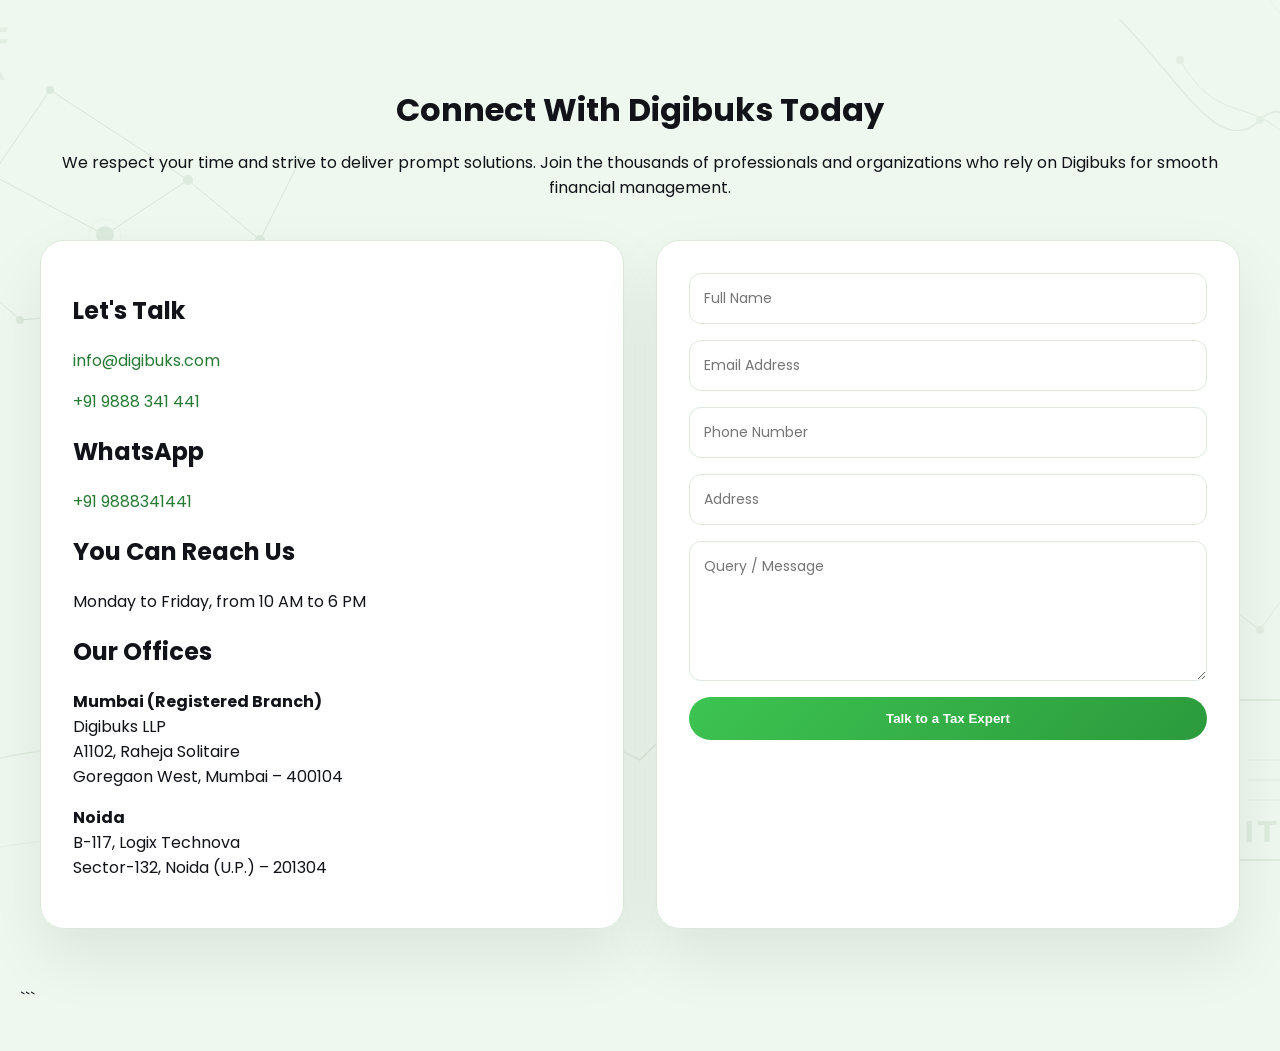
<file: contact.html>
```html
<!DOCTYPE html>
<html lang="en">
<head>
<meta charset="UTF-8">
<meta name="viewport" content="width=device-width, initial-scale=1">
<title>Talk to a Tax Expert - Digibuks</title>

<link href="https://fonts.googleapis.com/css2?family=Poppins:wght@300;400;500;600;700&display=swap" rel="stylesheet">

<style>
:root{
  --green:#39b54a;
  --green-dark:#277a34;
  --bg:#EFF8EF;
  --card:rgba(255,255,255,.92);
  --border:#dce8dc;
}

*{
  box-sizing:border-box;
}

body{
  font-family:Poppins,sans-serif;
  background:var(--bg);
  margin:0;
  padding:40px 20px;
  color:#111318;
}

.fintech-bg{
  position:fixed;
  inset:0;
  width:100%;
  height:100%;
  z-index:0;
  pointer-events:none;
  overflow:hidden;
}

.fintech-bg svg{
  width:100%;
  height:100%;
  display:block;
}

.page{
  position:relative;
  z-index:1;
  min-height:100vh;
}

.container{
  max-width:1200px;
  margin:auto;
}

.header{
  text-align:center;
  margin-bottom:40px;
}

.header h1{
  margin-bottom:12px;
}

.grid{
  display:grid;
  grid-template-columns:1fr 1fr;
  gap:32px;
}

.card{
  background:rgba(255,255,255,.92);
  backdrop-filter:blur(16px);
  border:1px solid var(--border);
  border-radius:24px;
  padding:32px;
  box-shadow:0 28px 64px rgba(0,0,0,.08);
}

form{
  display:grid;
  gap:16px;
}

input,
textarea{
  width:100%;
  padding:14px;
  border:1px solid var(--border);
  border-radius:12px;
  font-family:inherit;
  font-size:14px;
}

textarea{
  min-height:140px;
  resize:vertical;
}

button{
  background:linear-gradient(135deg,#3dc451,#2b9a3c);
  color:white;
  border:none;
  padding:14px;
  border-radius:999px;
  font-weight:600;
  cursor:pointer;
  transition:all .25s ease;
}

button:hover{
  transform:translateY(-1px);
}

.success{
  display:none;
  text-align:center;
}

a{
  color:var(--green-dark);
  text-decoration:none;
}

a:hover{
  text-decoration:underline;
}

@media(max-width:900px){
  .grid{
    grid-template-columns:1fr;
  }

  body{
    padding:24px 16px;
  }
}
</style>
</head>

<body>

 <!-- SVG Background -->
  <div class="fintech-bg" aria-hidden="true">
    <svg xmlns="http://www.w3.org/2000/svg" viewBox="0 0 1440 900" preserveAspectRatio="xMidYMid slice" fill="none">
      <rect width="1440" height="900" fill="#EFF8EF"/>

      <!-- TOP-LEFT network graph — reduced opacity -->
      <g opacity="0.22" stroke="#7fa880" stroke-linecap="round" stroke-linejoin="round">
        <line x1="72" y1="175" x2="185" y2="235" stroke-width="1"/>
        <line x1="185" y1="235" x2="268" y2="180" stroke-width="1"/>
        <line x1="72" y1="175" x2="130" y2="90" stroke-width="1"/>
        <line x1="130" y1="90" x2="268" y2="180" stroke-width="1"/>
        <line x1="185" y1="235" x2="220" y2="310" stroke-width="1"/>
        <line x1="268" y1="180" x2="340" y2="240" stroke-width="1"/>
        <line x1="220" y1="310" x2="340" y2="240" stroke-width="1"/>
        <line x1="340" y1="240" x2="380" y2="160" stroke-width="1"/>
        <line x1="72" y1="175" x2="28" y2="255" stroke-width="1"/>
        <line x1="28" y1="255" x2="100" y2="320" stroke-width="1"/>
        <line x1="100" y1="320" x2="220" y2="310" stroke-width="1"/>
        <circle cx="185" cy="235" r="16" stroke-width="1" fill="none" opacity="0.28"/>
        <circle cx="185" cy="235" r="9" fill="#9eb8a0" stroke="none"/>
        <circle cx="72" cy="175" r="5" fill="#9eb8a0" stroke="none"/>
        <circle cx="130" cy="90" r="4" fill="#9eb8a0" stroke="none"/>
        <circle cx="268" cy="180" r="5" fill="#9eb8a0" stroke="none"/>
        <circle cx="220" cy="310" r="4.5" fill="#9eb8a0" stroke="none"/>
        <circle cx="340" cy="240" r="5" fill="#9eb8a0" stroke="none"/>
        <circle cx="380" cy="160" r="3.5" fill="#9eb8a0" stroke="none"/>
        <circle cx="28" cy="255" r="4" fill="#9eb8a0" stroke="none"/>
        <circle cx="100" cy="320" r="4" fill="#9eb8a0" stroke="none"/>
      </g>

      <text x="46" y="80" font-family="system-ui,sans-serif" font-size="72" font-weight="300" fill="#7fa880" opacity="0.10">₹</text>

      <!-- TOP-RIGHT waves -->
      <g opacity="0.15" stroke="#7fa880" stroke-linecap="round" fill="none">
        <path d="M1200,20 C1260,80 1300,160 1340,120 C1380,80 1400,200 1440,180" stroke-width="1.5"/>
        <path d="M1260,60 C1300,130 1330,90 1380,150 C1410,190 1430,240 1440,260" stroke-width="1"/>
        <path d="M1350,0 C1390,60 1420,30 1440,80" stroke-width="0.8" opacity="0.5"/>
        <circle cx="1260" cy="60" r="4" fill="#9eb8a0" stroke="none"/>
        <circle cx="1340" cy="120" r="4" fill="#9eb8a0" stroke="none"/>
        <circle cx="1380" cy="150" r="3" fill="#9eb8a0" stroke="none"/>
      </g>
      <text x="1390" y="68" font-family="system-ui,sans-serif" font-size="44" font-weight="300" fill="#7fa880" opacity="0.07">₹</text>

      <!-- BOTTOM-LEFT arcs -->
      <g opacity="0.14" stroke="#7fa880" stroke-linecap="round" fill="none">
        <path d="M-20,820 C60,720 160,780 240,700 C320,620 360,660 440,580" stroke-width="1.5"/>
        <path d="M0,880 C80,820 180,860 300,800 C400,750 460,790 540,740" stroke-width="1" opacity="0.6"/>
        <circle cx="240" cy="700" r="4" fill="#9eb8a0" stroke="none"/>
        <circle cx="440" cy="580" r="3.5" fill="#9eb8a0" stroke="none"/>
      </g>

      <!-- BOTTOM chart -->
      <g opacity="0.16" stroke="#7fa880" stroke-linecap="round" stroke-linejoin="round" fill="none">
        <polyline points="510,820 560,770 610,800 660,730 720,760 780,700 840,740 900,670" stroke-width="1.5"/>
        <circle cx="510" cy="820" r="3.5" fill="#9eb8a0" stroke="none"/>
        <circle cx="660" cy="730" r="3.5" fill="#9eb8a0" stroke="none"/>
        <circle cx="780" cy="700" r="3.5" fill="#9eb8a0" stroke="none"/>
        <circle cx="900" cy="670" r="3.5" fill="#9eb8a0" stroke="none"/>
      </g>

      <text x="596" y="670" font-family="system-ui,sans-serif" font-size="60" font-weight="300" fill="#7fa880" opacity="0.10">$</text>
      <text x="1010" y="700" font-family="system-ui,sans-serif" font-size="70" font-weight="300" fill="#7fa880" opacity="0.10">₹</text>

      <!-- ITR document -->
      <g transform="translate(1310,700)" opacity="0.14">
        <path d="M0,0 L90,0 L120,32 L120,160 L0,160 Z" fill="none" stroke="#7fa880" stroke-width="1.8" stroke-linejoin="round"/>
        <path d="M90,0 L90,32 L120,32" fill="none" stroke="#7fa880" stroke-width="1.8" stroke-linejoin="round"/>
        <line x1="18" y1="60" x2="90" y2="60" stroke="#7fa880" stroke-width="1.2" stroke-linecap="round"/>
        <line x1="18" y1="80" x2="102" y2="80" stroke="#7fa880" stroke-width="1.2" stroke-linecap="round"/>
        <line x1="18" y1="100" x2="80" y2="100" stroke="#7fa880" stroke-width="1.2" stroke-linecap="round"/>
        <text x="14" y="142" font-family="system-ui,sans-serif" font-size="28" font-weight="700" fill="#7fa880" letter-spacing="3">ITR</text>
      </g>

      <!-- BOTTOM-RIGHT network -->
      <g opacity="0.14" stroke="#7fa880" stroke-linecap="round" fill="none">
        <line x1="1100" y1="560" x2="1180" y2="620" stroke-width="1"/>
        <line x1="1180" y1="620" x2="1260" y2="570" stroke-width="1"/>
        <line x1="1260" y1="570" x2="1340" y2="630" stroke-width="1"/>
        <line x1="1340" y1="630" x2="1390" y2="560" stroke-width="1"/>
        <circle cx="1100" cy="560" r="3.5" fill="#9eb8a0" stroke="none"/>
        <circle cx="1180" cy="620" r="4" fill="#9eb8a0" stroke="none"/>
        <circle cx="1260" cy="570" r="3.5" fill="#9eb8a0" stroke="none"/>
        <circle cx="1340" cy="630" r="4" fill="#9eb8a0" stroke="none"/>
        <circle cx="1390" cy="560" r="3" fill="#9eb8a0" stroke="none"/>
      </g>
    </svg>
  </div>
  <!-- end background -->


<div class="page">

<div class="container">

<div class="header">
<h1>Connect With Digibuks Today</h1>
<p>
We respect your time and strive to deliver prompt solutions.
Join the thousands of professionals and organizations who rely
on Digibuks for smooth financial management.
</p>
</div>

<div class="grid">

<div class="card">
<h2>Let's Talk</h2>

<p>
<a href="mailto:info@digibuks.com">
info@digibuks.com
</a>
</p>

<p>
<a href="tel:+919888341441">
+91 9888 341 441
</a>
</p>

<h2>WhatsApp</h2>

<p>
<a href="https://wa.me/919888341441">
+91 9888341441
</a>
</p>

<h2>You Can Reach Us</h2>

<p>
Monday to Friday, from 10 AM to 6 PM
</p>

<h2>Our Offices</h2>

<p>
<strong>Mumbai (Registered Branch)</strong><br>
Digibuks LLP<br>
A1102, Raheja Solitaire<br>
Goregaon West, Mumbai – 400104
</p>

<p>
<strong>Noida</strong><br>
B-117, Logix Technova<br>
Sector-132, Noida (U.P.) – 201304
</p>

</div>

<div class="card">

<form id="contactForm">

<input
required
placeholder="Full Name">

<input
required
type="email"
placeholder="Email Address">

<input
required
placeholder="Phone Number">

<input
placeholder="Address">

<textarea
required
placeholder="Query / Message"></textarea>

<button type="submit">
Talk to a Tax Expert
</button>

</form>

<div class="success" id="success">

<h3>
Thank you for contacting Digibuks.
Our team will get back to you shortly.
</h3>

</div>

</div>

</div>

</div>

</div>

<script>
document
.getElementById('contactForm')
.addEventListener('submit', function(e){

    e.preventDefault();

    this.style.display = 'none';

    document
      .getElementById('success')
      .style.display = 'block';
});
</script>

</body>
</html>
```
</file>
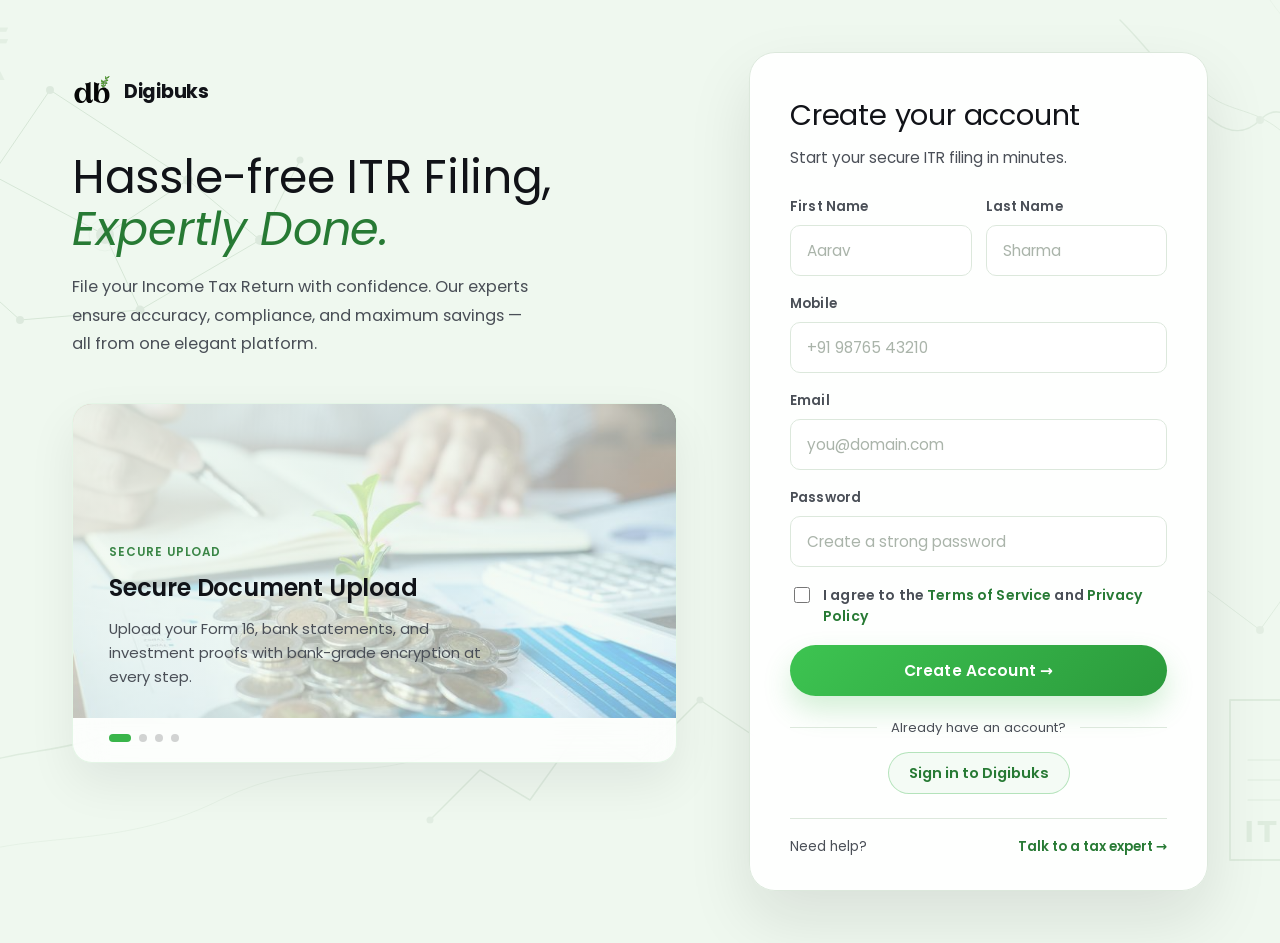
<file: digibuks-refined (1).html>
<!DOCTYPE html>
<html lang="en">
<head>
  <meta charset="UTF-8" />
  <meta name="viewport" content="width=device-width, initial-scale=1" />
  <title>Digibuks — Secure ITR Filing</title>
  <link rel="preconnect" href="https://fonts.googleapis.com" />
  <link rel="preconnect" href="https://fonts.gstatic.com" crossorigin />
  <link href="https://fonts.googleapis.com/css2?family=Poppins:ital,wght@0,300;0,400;0,500;0,600;0,700;0,800;1,400;1,600&display=swap" rel="stylesheet" />

  <style>
    *, *::before, *::after { box-sizing: border-box; }
    html, body { height: 100%; margin: 0; }

    :root {
      --green:       #39b54a;
      --green-mid:   #2ea140;
      --green-dark:  #277a34;
      --ink:         #111318;
      --ink-muted:   #4a4f57;
      --bg:          #EFF8EF;
      --border:      #dce8dc;
      --card-bg:     rgba(255,255,255,0.92);
      --shadow:      0 28px 64px rgba(17,19,24,0.10);
      --radius-xl:   26px;
      --radius-lg:   20px;
      --radius-md:   14px;
      --radius-sm:   10px;
      --font-body:   "Poppins", system-ui, sans-serif;
      --font-display:"Poppins", system-ui, sans-serif;
    }

    body {
      font-family: var(--font-body);
      color: var(--ink);
      background: var(--bg);
      line-height: 1.55;
      -webkit-font-smoothing: antialiased;
    }

    a { color: inherit; text-decoration: none; }

    /* ══ SVG BACKGROUND ══ */
    .fintech-bg {
      position: fixed;
      inset: 0;
      width: 100%;
      height: 100%;
      z-index: 0;
      pointer-events: none;
      overflow: hidden;
    }

    .fintech-bg svg {
      width: 100%;
      height: 100%;
      display: block;
    }

    /* ══ PAGE WRAPPER ══ */
    .page {
      position: relative;
      z-index: 1;
      min-height: 100vh;
    }

    /* ══ LAYOUT ══ */
    .auth-layout {
      min-height: 100vh;
      display: grid;
      grid-template-columns: 1.15fr 0.85fr;
      gap: 56px;
      padding: 44px 72px;
      align-items: start;
    }

    .auth-left {
      display: flex;
      flex-direction: column;
      justify-content: flex-start;
      padding: 28px 16px 28px 0;
    }

    .auth-right {
      display: flex;
      align-items: center;
      justify-content: center;
      padding: 8px 0;
      position: sticky;
      top: 40px;
    }

    /* ── Branding ── */
    .branding-header {
      display: inline-flex;
      align-items: center;
      gap: 12px;
      margin-bottom: 40px;
    }

    .logo-img {
      width: 40px;
      height: 40px;
      object-fit: contain;
      display: block;
      flex-shrink: 0;
    }

    .brand-name {
      font-weight: 700;
      font-size: 1.2rem;
      letter-spacing: -0.3px;
    }

    /* ── Hero ── */
    .hero-title {
      font-family: var(--font-display);
      font-size: clamp(2.2rem, 3.6vw, 3.5rem);
      font-weight: 400;
      line-height: 1.12;
      margin: 0 0 18px;
      letter-spacing: -0.3px;
      color: var(--ink);
    }

    .hero-title em {
      font-style: italic;
      color: var(--green-dark);
    }

    .hero-subtitle {
      color: var(--ink-muted);
      font-size: 1.02rem;
      max-width: 470px;
      margin: 0 0 44px;
      line-height: 1.75;
    }

    /* ══ FEATURE SLIDER ══ */
    .feature-slider {
      background: rgba(255,255,255,0.78);
      border: 1px solid rgba(57,181,74,0.12);
      border-radius: var(--radius-lg);
      overflow: hidden;
      box-shadow: 0 20px 48px rgba(17,19,24,0.07);
      backdrop-filter: blur(16px);
      min-height: 360px;
      display: flex;
      flex-direction: column;
    }

    .slider-viewport {
      position: relative;
      flex: 1;
      min-height: 280px;
    }

    /* Slide image layer */
    .slide-image {
      position: absolute;
      inset: 0;
      background-size: cover;
      background-position: center;
      opacity: 0;
      transition: opacity 0.65s ease;
      z-index: 0;
    }

    /* Overlay on top of image */
    .slide-image::after {
      content: "";
      position: absolute;
      inset: 0;
      background: linear-gradient(
        135deg,
        rgba(239,248,239,0.88) 0%,
        rgba(239,248,239,0.72) 50%,
        rgba(239,248,239,0.50) 100%
      );
    }

    .slide-image.is-active {
      opacity: 1;
    }

    /* Feature card content */
    .feature-card {
      position: absolute;
      inset: 0;
      z-index: 1;
      opacity: 0;
      transform: translateY(12px);
      transition: opacity 0.55s ease, transform 0.55s ease;
      display: flex;
      flex-direction: column;
      justify-content: flex-end;
      padding: 36px 36px 28px;
    }

    .feature-card.is-active {
      opacity: 1;
      transform: translateY(0);
    }

    .feature-eyebrow {
      font-size: 0.74rem;
      font-weight: 600;
      letter-spacing: 0.08em;
      text-transform: uppercase;
      color: var(--green-dark);
      margin-bottom: 8px;
      opacity: 0.9;
    }

    .feature-title {
      font-family: var(--font-display);
      font-weight: 600;
      font-size: 1.5rem;
      margin: 0 0 10px;
      letter-spacing: -0.2px;
      color: var(--ink);
    }

    .feature-description {
      margin: 0;
      color: var(--ink-muted);
      font-size: 0.925rem;
      line-height: 1.65;
      max-width: 380px;
    }

    /* Nav dots */
    .slider-nav {
      display: flex;
      gap: 8px;
      align-items: center;
      padding: 16px 36px 20px;
      background: transparent;
    }

    .nav-dot {
      width: 8px;
      height: 8px;
      border-radius: 999px;
      border: none;
      background: rgba(17,19,24,0.18);
      cursor: pointer;
      transition: width 0.08s ease, background 0.08s ease;
      padding: 0;
    }

    .nav-dot.is-active { width: 22px; background: var(--green); }

    /* ══ AUTH CARD ══ */
    .auth-card {
      width: min(500px, 100%);
      background: var(--card-bg);
      border: 1px solid var(--border);
      border-radius: var(--radius-xl);
      padding: 40px 40px 32px;
      box-shadow: var(--shadow);
      backdrop-filter: blur(16px);
    }

    .auth-header {
      margin-bottom: 28px;
    }

    .auth-header h2 {
      font-family: var(--font-display);
      font-size: 1.8rem;
      font-weight: 400;
      margin: 0 0 8px;
      letter-spacing: -0.2px;
    }

    .auth-header p {
      margin: 0;
      color: var(--ink-muted);
      font-size: 0.95rem;
    }

    .auth-form { display: grid; gap: 18px; }

    .form-row {
      display: grid;
      grid-template-columns: 1fr 1fr;
      gap: 14px;
    }

    .form-field {
      display: flex;
      flex-direction: column;
      gap: 7px;
    }

    label {
      font-size: 0.84rem;
      font-weight: 600;
      color: var(--ink-muted);
      letter-spacing: 0.01em;
    }

    input[type="text"],
    input[type="email"],
    input[type="tel"],
    input[type="password"] {
      padding: 13px 16px;
      border-radius: var(--radius-sm);
      border: 1px solid var(--border);
      font-size: 0.955rem;
      transition: border 0.2s ease, box-shadow 0.2s ease;
      background: rgba(255,255,255,0.95);
      font-family: var(--font-body);
      color: var(--ink);
      width: 100%;
    }

    input::placeholder { color: #aab4aa; }

    input:focus {
      outline: none;
      border-color: rgba(57,181,74,0.7);
      box-shadow: 0 0 0 3px rgba(57,181,74,0.13);
      background: #fff;
    }

    .checkbox-label {
      display: flex;
      align-items: flex-start;
      gap: 10px;
      font-size: 0.875rem;
      color: var(--ink-muted);
      cursor: pointer;
      line-height: 1.5;
    }

    .checkbox-label input {
      margin-top: 2px;
      flex-shrink: 0;
      accent-color: var(--green);
      width: 16px;
      height: 16px;
    }

    .btn-primary {
      width: 100%;
      padding: 14px 20px;
      border-radius: 999px;
      border: none;
      font-weight: 600;
      font-size: 0.965rem;
      color: #fff;
      background: linear-gradient(135deg, #3dc451, #2b9a3c);
      cursor: pointer;
      transition: transform 0.18s ease, box-shadow 0.18s ease;
      box-shadow: 0 14px 28px rgba(57,181,74,0.22);
      font-family: var(--font-body);
      letter-spacing: 0.01em;
    }

    .btn-primary:hover {
      transform: translateY(-1px);
      box-shadow: 0 18px 36px rgba(57,181,74,0.30);
    }

    .btn-primary:active {
      transform: translateY(0);
    }

    /* ── Divider + Login link ── */
    .signin-section {
      display: flex;
      flex-direction: column;
      align-items: center;
      gap: 14px;
      padding: 4px 0 2px;
    }

    .form-divider {
      width: 100%;
      display: flex;
      align-items: center;
      gap: 14px;
      color: var(--ink-muted);
      font-size: 0.82rem;
    }

    .form-divider::before,
    .form-divider::after {
      content: "";
      flex: 1;
      height: 1px;
      background: var(--border);
    }

    .link-signin {
      display: inline-flex;
      align-items: center;
      gap: 6px;
      color: var(--green-dark);
      font-weight: 600;
      font-size: 0.91rem;
      padding: 9px 20px;
      border-radius: 999px;
      border: 1.5px solid rgba(57,181,74,0.35);
      background: rgba(57,181,74,0.05);
      transition: background 0.18s ease, border-color 0.18s ease;
    }

    .link-signin:hover {
      background: rgba(57,181,74,0.10);
      border-color: rgba(57,181,74,0.55);
    }

    .auth-footer {
      margin-top: 22px;
      padding-top: 18px;
      border-top: 1px solid var(--border);
      display: flex;
      justify-content: space-between;
      align-items: center;
      color: var(--ink-muted);
      font-size: 0.84rem;
    }

    .auth-footer a {
      color: var(--green-dark);
      font-weight: 600;
    }

    /* ══ RESPONSIVE ══ */
    @media (max-width: 1100px) {
      .auth-layout {
        grid-template-columns: 1fr;
        padding: 36px 40px;
        gap: 36px;
      }
      .auth-left { order: 2; padding: 0; }
      .auth-right { order: 1; position: static; justify-content: flex-start; }
      .auth-card { width: 100%; max-width: 520px; }
    }

    @media (max-width: 640px) {
      .auth-layout { padding: 24px 20px 40px; gap: 28px; }
      .form-row { grid-template-columns: 1fr; }
      .auth-card { padding: 28px 24px; border-radius: 22px; }
      .auth-footer { flex-direction: column; gap: 8px; align-items: flex-start; }
      .feature-card { padding: 24px 24px 20px; }
      .slider-nav { padding: 14px 24px 18px; }
    }
  </style>
</head>
<body>

  <!-- SVG Background -->
  <div class="fintech-bg" aria-hidden="true">
    <svg xmlns="http://www.w3.org/2000/svg" viewBox="0 0 1440 900" preserveAspectRatio="xMidYMid slice" fill="none">
      <rect width="1440" height="900" fill="#EFF8EF"/>

      <!-- TOP-LEFT network graph — reduced opacity -->
      <g opacity="0.22" stroke="#7fa880" stroke-linecap="round" stroke-linejoin="round">
        <line x1="72" y1="175" x2="185" y2="235" stroke-width="1"/>
        <line x1="185" y1="235" x2="268" y2="180" stroke-width="1"/>
        <line x1="72" y1="175" x2="130" y2="90" stroke-width="1"/>
        <line x1="130" y1="90" x2="268" y2="180" stroke-width="1"/>
        <line x1="185" y1="235" x2="220" y2="310" stroke-width="1"/>
        <line x1="268" y1="180" x2="340" y2="240" stroke-width="1"/>
        <line x1="220" y1="310" x2="340" y2="240" stroke-width="1"/>
        <line x1="340" y1="240" x2="380" y2="160" stroke-width="1"/>
        <line x1="72" y1="175" x2="28" y2="255" stroke-width="1"/>
        <line x1="28" y1="255" x2="100" y2="320" stroke-width="1"/>
        <line x1="100" y1="320" x2="220" y2="310" stroke-width="1"/>
        <circle cx="185" cy="235" r="16" stroke-width="1" fill="none" opacity="0.28"/>
        <circle cx="185" cy="235" r="9" fill="#9eb8a0" stroke="none"/>
        <circle cx="72" cy="175" r="5" fill="#9eb8a0" stroke="none"/>
        <circle cx="130" cy="90" r="4" fill="#9eb8a0" stroke="none"/>
        <circle cx="268" cy="180" r="5" fill="#9eb8a0" stroke="none"/>
        <circle cx="220" cy="310" r="4.5" fill="#9eb8a0" stroke="none"/>
        <circle cx="340" cy="240" r="5" fill="#9eb8a0" stroke="none"/>
        <circle cx="380" cy="160" r="3.5" fill="#9eb8a0" stroke="none"/>
        <circle cx="28" cy="255" r="4" fill="#9eb8a0" stroke="none"/>
        <circle cx="100" cy="320" r="4" fill="#9eb8a0" stroke="none"/>
      </g>

      <text x="46" y="80" font-family="system-ui,sans-serif" font-size="72" font-weight="300" fill="#7fa880" opacity="0.10">₹</text>

      <!-- TOP-RIGHT waves -->
      <g opacity="0.15" stroke="#7fa880" stroke-linecap="round" fill="none">
        <path d="M1200,20 C1260,80 1300,160 1340,120 C1380,80 1400,200 1440,180" stroke-width="1.5"/>
        <path d="M1260,60 C1300,130 1330,90 1380,150 C1410,190 1430,240 1440,260" stroke-width="1"/>
        <path d="M1350,0 C1390,60 1420,30 1440,80" stroke-width="0.8" opacity="0.5"/>
        <circle cx="1260" cy="60" r="4" fill="#9eb8a0" stroke="none"/>
        <circle cx="1340" cy="120" r="4" fill="#9eb8a0" stroke="none"/>
        <circle cx="1380" cy="150" r="3" fill="#9eb8a0" stroke="none"/>
      </g>
      <text x="1390" y="68" font-family="system-ui,sans-serif" font-size="44" font-weight="300" fill="#7fa880" opacity="0.07">₹</text>

      <!-- BOTTOM-LEFT arcs -->
      <g opacity="0.14" stroke="#7fa880" stroke-linecap="round" fill="none">
        <path d="M-20,820 C60,720 160,780 240,700 C320,620 360,660 440,580" stroke-width="1.5"/>
        <path d="M0,880 C80,820 180,860 300,800 C400,750 460,790 540,740" stroke-width="1" opacity="0.6"/>
        <circle cx="240" cy="700" r="4" fill="#9eb8a0" stroke="none"/>
        <circle cx="440" cy="580" r="3.5" fill="#9eb8a0" stroke="none"/>
      </g>

      <!-- BOTTOM chart -->
      <g opacity="0.16" stroke="#7fa880" stroke-linecap="round" stroke-linejoin="round" fill="none">
        <polyline points="510,820 560,770 610,800 660,730 720,760 780,700 840,740 900,670" stroke-width="1.5"/>
        <circle cx="510" cy="820" r="3.5" fill="#9eb8a0" stroke="none"/>
        <circle cx="660" cy="730" r="3.5" fill="#9eb8a0" stroke="none"/>
        <circle cx="780" cy="700" r="3.5" fill="#9eb8a0" stroke="none"/>
        <circle cx="900" cy="670" r="3.5" fill="#9eb8a0" stroke="none"/>
      </g>

      <text x="596" y="670" font-family="system-ui,sans-serif" font-size="60" font-weight="300" fill="#7fa880" opacity="0.10">$</text>
      <text x="1010" y="700" font-family="system-ui,sans-serif" font-size="70" font-weight="300" fill="#7fa880" opacity="0.10">₹</text>

      <!-- ITR document -->
      <g transform="translate(1310,700)" opacity="0.14">
        <path d="M0,0 L90,0 L120,32 L120,160 L0,160 Z" fill="none" stroke="#7fa880" stroke-width="1.8" stroke-linejoin="round"/>
        <path d="M90,0 L90,32 L120,32" fill="none" stroke="#7fa880" stroke-width="1.8" stroke-linejoin="round"/>
        <line x1="18" y1="60" x2="90" y2="60" stroke="#7fa880" stroke-width="1.2" stroke-linecap="round"/>
        <line x1="18" y1="80" x2="102" y2="80" stroke="#7fa880" stroke-width="1.2" stroke-linecap="round"/>
        <line x1="18" y1="100" x2="80" y2="100" stroke="#7fa880" stroke-width="1.2" stroke-linecap="round"/>
        <text x="14" y="142" font-family="system-ui,sans-serif" font-size="28" font-weight="700" fill="#7fa880" letter-spacing="3">ITR</text>
      </g>

      <!-- BOTTOM-RIGHT network -->
      <g opacity="0.14" stroke="#7fa880" stroke-linecap="round" fill="none">
        <line x1="1100" y1="560" x2="1180" y2="620" stroke-width="1"/>
        <line x1="1180" y1="620" x2="1260" y2="570" stroke-width="1"/>
        <line x1="1260" y1="570" x2="1340" y2="630" stroke-width="1"/>
        <line x1="1340" y1="630" x2="1390" y2="560" stroke-width="1"/>
        <circle cx="1100" cy="560" r="3.5" fill="#9eb8a0" stroke="none"/>
        <circle cx="1180" cy="620" r="4" fill="#9eb8a0" stroke="none"/>
        <circle cx="1260" cy="570" r="3.5" fill="#9eb8a0" stroke="none"/>
        <circle cx="1340" cy="630" r="4" fill="#9eb8a0" stroke="none"/>
        <circle cx="1390" cy="560" r="3" fill="#9eb8a0" stroke="none"/>
      </g>
    </svg>
  </div>
  <!-- end background -->

  <div class="page">
    <main class="auth-layout">

      <!-- Left panel -->
      <section class="auth-left" aria-label="Digibuks branding and features">
        <div class="branding-header">
          <img src="[data-uri]" alt="Digibuks logo" class="logo-img" />
          <span class="brand-name">Digibuks</span>
        </div>

        <h1 class="hero-title">Hassle-free ITR Filing,<br><em>Expertly Done.</em></h1>
        <p class="hero-subtitle">
          File your Income Tax Return with confidence. Our experts ensure accuracy, compliance, and maximum savings — all from one elegant platform.
        </p>

        <!-- Feature slider with image backgrounds -->
        <div class="feature-slider" aria-label="Digibuks features">
          <div class="slider-viewport" data-slider>

            <!-- Image layers -->
            <div class="slide-image is-active" data-img-slide="0" style="background-image: url('[data-uri]')"></div>
            <div class="slide-image" data-img-slide="1" style="background-image: url('[data-uri]')"></div>
            <div class="slide-image" data-img-slide="2" style="background-image: url('[data-uri]')"></div>
            <div class="slide-image" data-img-slide="3" style="background-image: url('[data-uri]')"></div>

            <!-- Content cards -->
            <article class="feature-card is-active" data-slide>
              <p class="feature-eyebrow">Secure Upload</p>
              <h3 class="feature-title">Secure Document Upload</h3>
              <p class="feature-description">Upload your Form 16, bank statements, and investment proofs with bank-grade encryption at every step.</p>
            </article>
            <article class="feature-card" data-slide>
              <p class="feature-eyebrow">Tax Savings</p>
              <h3 class="feature-title">Maximize Your Deductions</h3>
              <p class="feature-description">Smart computation and ITR-4 SUGAM filing ensures every eligible deduction is applied to your profile.</p>
            </article>
            <article class="feature-card" data-slide>
              <p class="feature-eyebrow">Expert Support</p>
              <h3 class="feature-title">CA-Backed Expert Support</h3>
              <p class="feature-description">Our tax professionals guide you at every step — salary, business, capital gains, or freelance income.</p>
            </article>
            <article class="feature-card" data-slide>
              <p class="feature-eyebrow">Fast Filing</p>
              <h3 class="feature-title">Quick &amp; Automated Filing</h3>
              <p class="feature-description">Upload once and let our automated workflows process your ITR with minimal effort and fast turnaround.</p>
            </article>
          </div>

          <div class="slider-nav">
            <button class="nav-dot is-active" type="button" data-index="0" aria-label="Slide 1"></button>
            <button class="nav-dot" type="button" data-index="1" aria-label="Slide 2"></button>
            <button class="nav-dot" type="button" data-index="2" aria-label="Slide 3"></button>
            <button class="nav-dot" type="button" data-index="3" aria-label="Slide 4"></button>
          </div>
        </div>
      </section>

      <!-- Right panel: Auth card -->
      <section class="auth-right" aria-labelledby="auth-heading">
        <div class="auth-card">
          <div class="auth-header">
            <h2 id="auth-heading">Create your account</h2>
            <p>Start your secure ITR filing in minutes.</p>
          </div>

          <form class="auth-form" onsubmit="return false">
            <div class="form-row">
              <div class="form-field">
                <label for="first-name">First Name</label>
                <input id="first-name" type="text" name="first-name" autocomplete="given-name" placeholder="Aarav" required />
              </div>
              <div class="form-field">
                <label for="last-name">Last Name</label>
                <input id="last-name" type="text" name="last-name" autocomplete="family-name" placeholder="Sharma" required />
              </div>
            </div>
            <div class="form-field">
              <label for="mobile">Mobile</label>
              <input id="mobile" type="tel" name="mobile" autocomplete="tel" placeholder="+91 98765 43210" required />
            </div>
            <div class="form-field">
              <label for="email">Email</label>
              <input id="email" type="email" name="email" autocomplete="email" placeholder="you@domain.com" required />
            </div>
            <div class="form-field">
              <label for="password">Password</label>
              <input id="password" type="password" name="password" autocomplete="new-password" placeholder="Create a strong password" required />
            </div>
            <label class="checkbox-label">
              <input type="checkbox" name="terms" required />
              <span>I agree to the <a href="#" style="color:var(--green-dark);font-weight:600;">Terms of Service</a> and <a href="#" style="color:var(--green-dark);font-weight:600;">Privacy Policy</a></span>
            </label>
            <button class="btn-primary" type="submit">Create Account &rarr;</button>

            <div class="signin-section">
              <div class="form-divider">Already have an account?</div>
              <a class="link-signin" href="#">Sign in to Digibuks</a>
            </div>
          </form>

          <div class="auth-footer">
            <span>Need help?</span>
            <a href="#">Talk to a tax expert &rarr;</a>
          </div>
        </div>
      </section>

    </main>
  </div>

  <script>
    (() => {
      const slides    = Array.from(document.querySelectorAll("[data-slide]"));
      const imgSlides = Array.from(document.querySelectorAll("[data-img-slide]"));
      const dots      = Array.from(document.querySelectorAll("[data-index]"));
      const slider    = document.querySelector("[data-slider]");
      if (!slides.length) return;

      let idx = 0, timer = null;

      const go = n => {
        idx = (n + slides.length) % slides.length;
        slides.forEach((s, i) => s.classList.toggle("is-active", i === idx));
        imgSlides.forEach((s, i) => s.classList.toggle("is-active", i === idx));
        dots.forEach((d, i) => d.classList.toggle("is-active", i === idx));
      };

      const play = () => { stop(); timer = setInterval(() => go(idx + 1), 4800); };
      const stop = () => { clearInterval(timer); timer = null; };

      dots.forEach(d => d.addEventListener("click", () => { go(+d.dataset.index); play(); }));
      slider?.addEventListener("mouseenter", stop);
      slider?.addEventListener("mouseleave", play);

      go(0); play();
    })();
  </script>
</body>
</html>
</file>
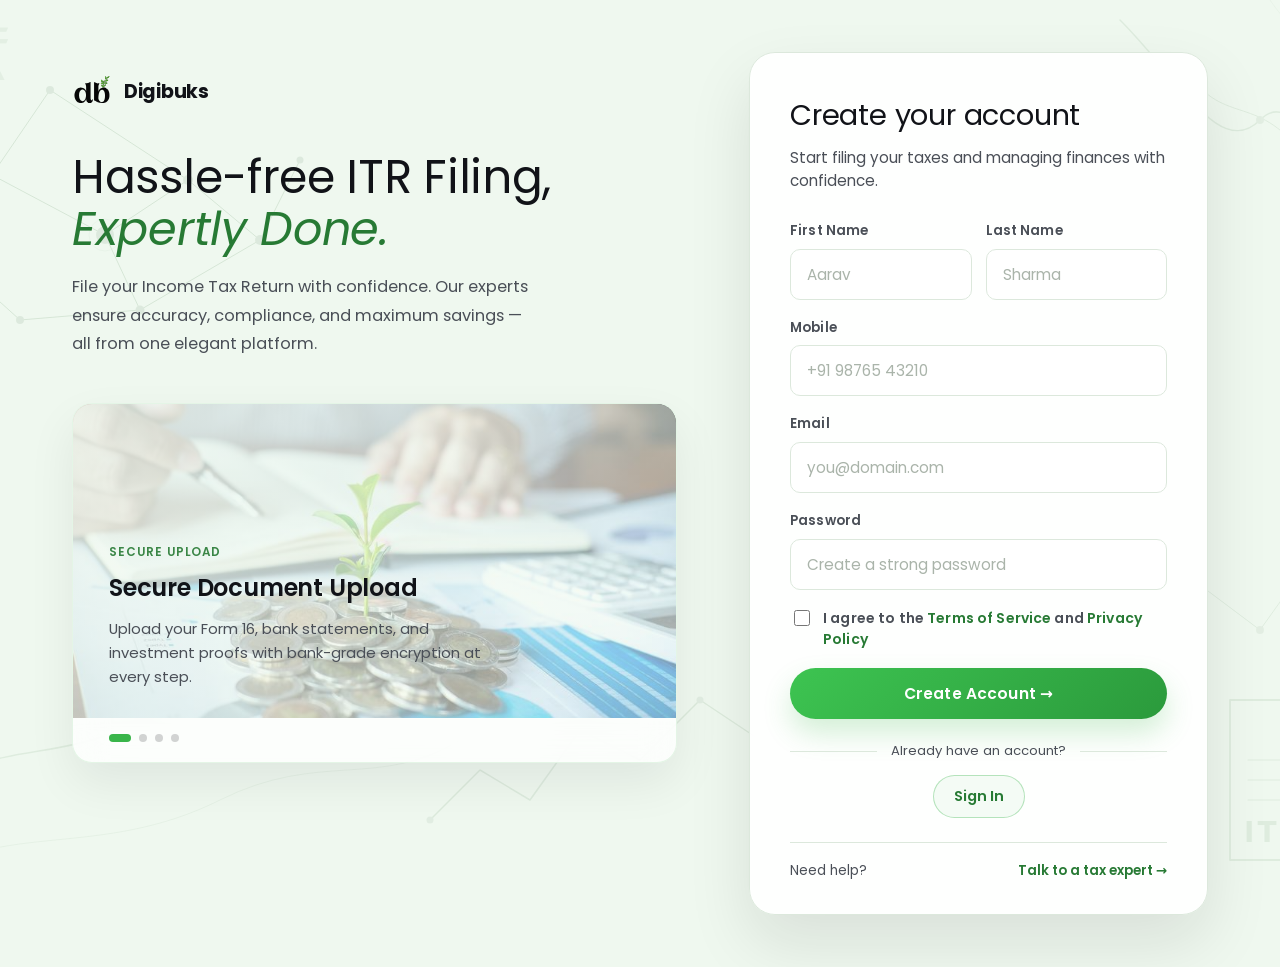
<file: digibuks_mobile_responsive.html>
<!DOCTYPE html>
<html lang="en">
<head>
  <meta charset="UTF-8" />
  <meta name="viewport" content="width=device-width, initial-scale=1" />
  <title>Digibuks — Secure ITR Filing</title>
  <link rel="preconnect" href="https://fonts.googleapis.com" />
  <link rel="preconnect" href="https://fonts.gstatic.com" crossorigin />
  <link href="https://fonts.googleapis.com/css2?family=Poppins:ital,wght@0,300;0,400;0,500;0,600;0,700;0,800;1,400;1,600&display=swap" rel="stylesheet" />

  <style>
    *, *::before, *::after { box-sizing: border-box; }
    html, body { height: 100%; margin: 0; }

    :root {
      --green:       #39b54a;
      --green-mid:   #2ea140;
      --green-dark:  #277a34;
      --ink:         #111318;
      --ink-muted:   #4a4f57;
      --bg:          #EFF8EF;
      --border:      #dce8dc;
      --card-bg:     rgba(255,255,255,0.92);
      --shadow:      0 28px 64px rgba(17,19,24,0.10);
      --radius-xl:   26px;
      --radius-lg:   20px;
      --radius-md:   14px;
      --radius-sm:   10px;
      --font-body:   "Poppins", system-ui, sans-serif;
      --font-display:"Poppins", system-ui, sans-serif;
    }

    body {
      font-family: var(--font-body);
      color: var(--ink);
      background: var(--bg);
      line-height: 1.55;
      -webkit-font-smoothing: antialiased;
    }

    a { color: inherit; text-decoration: none; }

    /* ══ SVG BACKGROUND ══ */
    .fintech-bg {
      position: fixed;
      inset: 0;
      width: 100%;
      height: 100%;
      z-index: 0;
      pointer-events: none;
      overflow: hidden;
    }

    .fintech-bg svg {
      width: 100%;
      height: 100%;
      display: block;
    }

    /* ══ PAGE WRAPPER ══ */
    .page {
      position: relative;
      z-index: 1;
      min-height: 100vh;
    }

    /* ══ LAYOUT ══ */
    .auth-layout {
      min-height: 100vh;
      display: grid;
      grid-template-columns: 1.15fr 0.85fr;
      gap: 56px;
      padding: 44px 72px;
      align-items: start;
    }

    .auth-left {
      display: flex;
      flex-direction: column;
      justify-content: flex-start;
      padding: 28px 16px 28px 0;
    }

    .auth-right {
      display: flex;
      align-items: center;
      justify-content: center;
      padding: 8px 0;
      position: sticky;
      top: 40px;
    }

    /* ── Branding ── */
    .branding-header {
      display: inline-flex;
      align-items: center;
      gap: 12px;
      margin-bottom: 40px;
    }

    .logo-img {
      width: 40px;
      height: 40px;
      object-fit: contain;
      display: block;
      flex-shrink: 0;
    }

    .brand-name {
      font-weight: 700;
      font-size: 1.2rem;
      letter-spacing: -0.3px;
    }

    /* ── Hero ── */
    .hero-title {
      font-family: var(--font-display);
      font-size: clamp(2.2rem, 3.6vw, 3.5rem);
      font-weight: 400;
      line-height: 1.12;
      margin: 0 0 18px;
      letter-spacing: -0.3px;
      color: var(--ink);
    }

    .hero-title em {
      font-style: italic;
      color: var(--green-dark);
    }

    .hero-subtitle {
      color: var(--ink-muted);
      font-size: 1.02rem;
      max-width: 470px;
      margin: 0 0 44px;
      line-height: 1.75;
    }

    /* ══ FEATURE SLIDER ══ */
    .feature-slider {
      background: rgba(255,255,255,0.78);
      border: 1px solid rgba(57,181,74,0.12);
      border-radius: var(--radius-lg);
      overflow: hidden;
      box-shadow: 0 20px 48px rgba(17,19,24,0.07);
      backdrop-filter: blur(16px);
      min-height: 360px;
      display: flex;
      flex-direction: column;
    }

    .slider-viewport {
      position: relative;
      flex: 1;
      min-height: 280px;
    }

    /* Slide image layer */
    .slide-image {
      position: absolute;
      inset: 0;
      background-size: cover;
      background-position: center;
      opacity: 0;
      transition: opacity 0.65s ease;
      z-index: 0;
    }

    /* Overlay on top of image */
    .slide-image::after {
      content: "";
      position: absolute;
      inset: 0;
      background: linear-gradient(
        135deg,
        rgba(239,248,239,0.88) 0%,
        rgba(239,248,239,0.72) 50%,
        rgba(239,248,239,0.50) 100%
      );
    }

    .slide-image.is-active {
      opacity: 1;
    }

    /* Feature card content */
    .feature-card {
      position: absolute;
      inset: 0;
      z-index: 1;
      opacity: 0;
      transform: translateY(12px);
      transition: opacity 0.55s ease, transform 0.55s ease;
      display: flex;
      flex-direction: column;
      justify-content: flex-end;
      padding: 36px 36px 28px;
    }

    .feature-card.is-active {
      opacity: 1;
      transform: translateY(0);
    }

    .feature-eyebrow {
      font-size: 0.74rem;
      font-weight: 600;
      letter-spacing: 0.08em;
      text-transform: uppercase;
      color: var(--green-dark);
      margin-bottom: 8px;
      opacity: 0.9;
    }

    .feature-title {
      font-family: var(--font-display);
      font-weight: 600;
      font-size: 1.5rem;
      margin: 0 0 10px;
      letter-spacing: -0.2px;
      color: var(--ink);
    }

    .feature-description {
      margin: 0;
      color: var(--ink-muted);
      font-size: 0.925rem;
      line-height: 1.65;
      max-width: 380px;
    }

    /* Nav dots */
    .slider-nav {
      display: flex;
      gap: 8px;
      align-items: center;
      padding: 16px 36px 20px;
      background: transparent;
    }

    .nav-dot {
      width: 8px;
      height: 8px;
      border-radius: 999px;
      border: none;
      background: rgba(17,19,24,0.18);
      cursor: pointer;
      transition: width 0.08s ease, background 0.08s ease;
      padding: 0;
    }

    .nav-dot.is-active { width: 22px; background: var(--green); }

    /* ══ AUTH CARD ══ */
    .auth-card {
      width: min(500px, 100%);
      background: var(--card-bg);
      border: 1px solid var(--border);
      border-radius: var(--radius-xl);
      padding: 40px 40px 32px;
      box-shadow: var(--shadow);
      backdrop-filter: blur(16px);
    }

    .auth-header {
      margin-bottom: 28px;
    }

    .auth-header h2 {
      font-family: var(--font-display);
      font-size: 1.8rem;
      font-weight: 400;
      margin: 0 0 8px;
      letter-spacing: -0.2px;
    }

    .auth-header p {
      margin: 0;
      color: var(--ink-muted);
      font-size: 0.95rem;
    }

    .auth-form { display: grid; gap: 18px; }

    .form-row {
      display: grid;
      grid-template-columns: 1fr 1fr;
      gap: 14px;
    }

    .form-field {
      display: flex;
      flex-direction: column;
      gap: 7px;
    }

    label {
      font-size: 0.84rem;
      font-weight: 600;
      color: var(--ink-muted);
      letter-spacing: 0.01em;
    }

    input[type="text"],
    input[type="email"],
    input[type="tel"],
    input[type="password"] {
      padding: 13px 16px;
      border-radius: var(--radius-sm);
      border: 1px solid var(--border);
      font-size: 0.955rem;
      transition: border 0.2s ease, box-shadow 0.2s ease;
      background: rgba(255,255,255,0.95);
      font-family: var(--font-body);
      color: var(--ink);
      width: 100%;
    }

    input::placeholder { color: #aab4aa; }

    input:focus {
      outline: none;
      border-color: rgba(57,181,74,0.7);
      box-shadow: 0 0 0 3px rgba(57,181,74,0.13);
      background: #fff;
    }

    .checkbox-label {
      display: flex;
      align-items: flex-start;
      gap: 10px;
      font-size: 0.875rem;
      color: var(--ink-muted);
      cursor: pointer;
      line-height: 1.5;
    }

    .checkbox-label input {
      margin-top: 2px;
      flex-shrink: 0;
      accent-color: var(--green);
      width: 16px;
      height: 16px;
    }

    .btn-primary {
      width: 100%;
      padding: 14px 20px;
      border-radius: 999px;
      border: none;
      font-weight: 600;
      font-size: 0.965rem;
      color: #fff;
      background: linear-gradient(135deg, #3dc451, #2b9a3c);
      cursor: pointer;
      transition: transform 0.18s ease, box-shadow 0.18s ease;
      box-shadow: 0 14px 28px rgba(57,181,74,0.22);
      font-family: var(--font-body);
      letter-spacing: 0.01em;
    }

    .btn-primary:hover {
      transform: translateY(-1px);
      box-shadow: 0 18px 36px rgba(57,181,74,0.30);
    }

    .btn-primary:active {
      transform: translateY(0);
    }

    /* ── Divider + Login link ── */
    .signin-section {
      display: flex;
      flex-direction: column;
      align-items: center;
      gap: 14px;
      padding: 4px 0 2px;
    }

    .form-divider {
      width: 100%;
      display: flex;
      align-items: center;
      gap: 14px;
      color: var(--ink-muted);
      font-size: 0.82rem;
    }

    .form-divider::before,
    .form-divider::after {
      content: "";
      flex: 1;
      height: 1px;
      background: var(--border);
    }

    .link-signin {
      display: inline-flex;
      align-items: center;
      gap: 6px;
      color: var(--green-dark);
      font-weight: 600;
      font-size: 0.91rem;
      padding: 9px 20px;
      border-radius: 999px;
      border: 1.5px solid rgba(57,181,74,0.35);
      background: rgba(57,181,74,0.05);
      transition: background 0.18s ease, border-color 0.18s ease;
    }

    .link-signin:hover {
      background: rgba(57,181,74,0.10);
      border-color: rgba(57,181,74,0.55);
    }

    .auth-footer {
      margin-top: 22px;
      padding-top: 18px;
      border-top: 1px solid var(--border);
      display: flex;
      justify-content: space-between;
      align-items: center;
      color: var(--ink-muted);
      font-size: 0.84rem;
    }

    .auth-footer a {
      color: var(--green-dark);
      font-weight: 600;
    }

    /* ══ RESPONSIVE ══ */
    @media (max-width: 1100px) {
      .auth-layout {
        grid-template-columns: 1fr;
        padding: 36px 40px;
        gap: 36px;
      }
      .auth-left { order: 2; padding: 0; }
      .auth-right { order: 1; position: static; justify-content: flex-start; }
      .auth-card { width: 100%; max-width: 520px; }
    }

    @media (max-width: 640px) {
      .auth-layout { padding: 24px 20px 40px; gap: 28px; }
      .form-row { grid-template-columns: 1fr; }
      .auth-card { padding: 28px 24px; border-radius: 22px; }
      .auth-footer { flex-direction: column; gap: 8px; align-items: flex-start; }
      .feature-card { padding: 24px 24px 20px; }
      .slider-nav { padding: 14px 24px 18px; }
    }
  
/* === AUTH TOGGLE ENHANCEMENTS === */
.auth-form-container{min-height:520px;position:relative}
.auth-panel{transition:all .35s ease}
.auth-panel.hidden{opacity:0;transform:translateY(10px);pointer-events:none;position:absolute;inset:0}
.auth-links-row{display:flex;justify-content:space-between;align-items:center;font-size:.88rem}
.forgot-link,.toggle-auth{color:var(--green-dark);font-weight:600}
.contact-section{padding:40px 72px 80px}
.contact-header{text-align:center;max-width:760px;margin:0 auto 40px}
.contact-grid{display:grid;grid-template-columns:1fr 1fr;gap:32px}
.glass-card{background:var(--card-bg);border:1px solid var(--border);border-radius:var(--radius-xl);padding:32px;box-shadow:var(--shadow);backdrop-filter:blur(16px)}
.contact-form{display:grid;gap:16px}
textarea{min-height:140px;padding:13px 16px;border-radius:var(--radius-sm);border:1px solid var(--border);font-family:var(--font-body)}
.validation-error{font-size:.8rem;color:#c0392b;display:none}
.success-state{display:none;text-align:center;padding:40px 20px}
.contact-link:hover{transform:translateY(-2px)}
@media(max-width:900px){.contact-section{padding:30px 20px 60px}.contact-grid{grid-template-columns:1fr}}


@media (max-width: 900px) {

  .auth-layout {
    display:flex !important;
    flex-direction:column;
    gap:32px;
    padding:32px 24px 48px;
  }

  .auth-left,
  .auth-right{
    width:100%;
    padding:0;
    position:static !important;
  }

  .auth-left{order:1;}
  .auth-right{order:2;}

  .feature-slider{
    display:none !important;
  }

  .auth-card{
    width:100%;
    max-width:none;
  }

  .branding-header{
    margin-bottom:32px;
  }

  .logo-img{
    width:42px;
    height:42px;
  }

  .brand-name{
    font-size:1.4rem;
  }

  .hero-title{
    font-size:clamp(2.5rem,7vw,4rem);
    line-height:1.05;
    margin-bottom:20px;
  }

  .hero-subtitle{
    max-width:100%;
    font-size:1rem;
    margin-bottom:0;
  }
}

@media (max-width: 600px) {

  .auth-card{
    padding:28px 24px;
    border-radius:24px;
  }

  .form-row{
    grid-template-columns:1fr;
  }

  .hero-title{
    font-size:3rem;
  }
}

</style>
</head>
<body>

  <!-- SVG Background -->
  <div class="fintech-bg" aria-hidden="true">
    <svg xmlns="http://www.w3.org/2000/svg" viewBox="0 0 1440 900" preserveAspectRatio="xMidYMid slice" fill="none">
      <rect width="1440" height="900" fill="#EFF8EF"/>

      <!-- TOP-LEFT network graph — reduced opacity -->
      <g opacity="0.22" stroke="#7fa880" stroke-linecap="round" stroke-linejoin="round">
        <line x1="72" y1="175" x2="185" y2="235" stroke-width="1"/>
        <line x1="185" y1="235" x2="268" y2="180" stroke-width="1"/>
        <line x1="72" y1="175" x2="130" y2="90" stroke-width="1"/>
        <line x1="130" y1="90" x2="268" y2="180" stroke-width="1"/>
        <line x1="185" y1="235" x2="220" y2="310" stroke-width="1"/>
        <line x1="268" y1="180" x2="340" y2="240" stroke-width="1"/>
        <line x1="220" y1="310" x2="340" y2="240" stroke-width="1"/>
        <line x1="340" y1="240" x2="380" y2="160" stroke-width="1"/>
        <line x1="72" y1="175" x2="28" y2="255" stroke-width="1"/>
        <line x1="28" y1="255" x2="100" y2="320" stroke-width="1"/>
        <line x1="100" y1="320" x2="220" y2="310" stroke-width="1"/>
        <circle cx="185" cy="235" r="16" stroke-width="1" fill="none" opacity="0.28"/>
        <circle cx="185" cy="235" r="9" fill="#9eb8a0" stroke="none"/>
        <circle cx="72" cy="175" r="5" fill="#9eb8a0" stroke="none"/>
        <circle cx="130" cy="90" r="4" fill="#9eb8a0" stroke="none"/>
        <circle cx="268" cy="180" r="5" fill="#9eb8a0" stroke="none"/>
        <circle cx="220" cy="310" r="4.5" fill="#9eb8a0" stroke="none"/>
        <circle cx="340" cy="240" r="5" fill="#9eb8a0" stroke="none"/>
        <circle cx="380" cy="160" r="3.5" fill="#9eb8a0" stroke="none"/>
        <circle cx="28" cy="255" r="4" fill="#9eb8a0" stroke="none"/>
        <circle cx="100" cy="320" r="4" fill="#9eb8a0" stroke="none"/>
      </g>

      <text x="46" y="80" font-family="system-ui,sans-serif" font-size="72" font-weight="300" fill="#7fa880" opacity="0.10">₹</text>

      <!-- TOP-RIGHT waves -->
      <g opacity="0.15" stroke="#7fa880" stroke-linecap="round" fill="none">
        <path d="M1200,20 C1260,80 1300,160 1340,120 C1380,80 1400,200 1440,180" stroke-width="1.5"/>
        <path d="M1260,60 C1300,130 1330,90 1380,150 C1410,190 1430,240 1440,260" stroke-width="1"/>
        <path d="M1350,0 C1390,60 1420,30 1440,80" stroke-width="0.8" opacity="0.5"/>
        <circle cx="1260" cy="60" r="4" fill="#9eb8a0" stroke="none"/>
        <circle cx="1340" cy="120" r="4" fill="#9eb8a0" stroke="none"/>
        <circle cx="1380" cy="150" r="3" fill="#9eb8a0" stroke="none"/>
      </g>
      <text x="1390" y="68" font-family="system-ui,sans-serif" font-size="44" font-weight="300" fill="#7fa880" opacity="0.07">₹</text>

      <!-- BOTTOM-LEFT arcs -->
      <g opacity="0.14" stroke="#7fa880" stroke-linecap="round" fill="none">
        <path d="M-20,820 C60,720 160,780 240,700 C320,620 360,660 440,580" stroke-width="1.5"/>
        <path d="M0,880 C80,820 180,860 300,800 C400,750 460,790 540,740" stroke-width="1" opacity="0.6"/>
        <circle cx="240" cy="700" r="4" fill="#9eb8a0" stroke="none"/>
        <circle cx="440" cy="580" r="3.5" fill="#9eb8a0" stroke="none"/>
      </g>

      <!-- BOTTOM chart -->
      <g opacity="0.16" stroke="#7fa880" stroke-linecap="round" stroke-linejoin="round" fill="none">
        <polyline points="510,820 560,770 610,800 660,730 720,760 780,700 840,740 900,670" stroke-width="1.5"/>
        <circle cx="510" cy="820" r="3.5" fill="#9eb8a0" stroke="none"/>
        <circle cx="660" cy="730" r="3.5" fill="#9eb8a0" stroke="none"/>
        <circle cx="780" cy="700" r="3.5" fill="#9eb8a0" stroke="none"/>
        <circle cx="900" cy="670" r="3.5" fill="#9eb8a0" stroke="none"/>
      </g>

      <text x="596" y="670" font-family="system-ui,sans-serif" font-size="60" font-weight="300" fill="#7fa880" opacity="0.10">$</text>
      <text x="1010" y="700" font-family="system-ui,sans-serif" font-size="70" font-weight="300" fill="#7fa880" opacity="0.10">₹</text>

      <!-- ITR document -->
      <g transform="translate(1310,700)" opacity="0.14">
        <path d="M0,0 L90,0 L120,32 L120,160 L0,160 Z" fill="none" stroke="#7fa880" stroke-width="1.8" stroke-linejoin="round"/>
        <path d="M90,0 L90,32 L120,32" fill="none" stroke="#7fa880" stroke-width="1.8" stroke-linejoin="round"/>
        <line x1="18" y1="60" x2="90" y2="60" stroke="#7fa880" stroke-width="1.2" stroke-linecap="round"/>
        <line x1="18" y1="80" x2="102" y2="80" stroke="#7fa880" stroke-width="1.2" stroke-linecap="round"/>
        <line x1="18" y1="100" x2="80" y2="100" stroke="#7fa880" stroke-width="1.2" stroke-linecap="round"/>
        <text x="14" y="142" font-family="system-ui,sans-serif" font-size="28" font-weight="700" fill="#7fa880" letter-spacing="3">ITR</text>
      </g>

      <!-- BOTTOM-RIGHT network -->
      <g opacity="0.14" stroke="#7fa880" stroke-linecap="round" fill="none">
        <line x1="1100" y1="560" x2="1180" y2="620" stroke-width="1"/>
        <line x1="1180" y1="620" x2="1260" y2="570" stroke-width="1"/>
        <line x1="1260" y1="570" x2="1340" y2="630" stroke-width="1"/>
        <line x1="1340" y1="630" x2="1390" y2="560" stroke-width="1"/>
        <circle cx="1100" cy="560" r="3.5" fill="#9eb8a0" stroke="none"/>
        <circle cx="1180" cy="620" r="4" fill="#9eb8a0" stroke="none"/>
        <circle cx="1260" cy="570" r="3.5" fill="#9eb8a0" stroke="none"/>
        <circle cx="1340" cy="630" r="4" fill="#9eb8a0" stroke="none"/>
        <circle cx="1390" cy="560" r="3" fill="#9eb8a0" stroke="none"/>
      </g>
    </svg>
  </div>
  <!-- end background -->

  <div class="page">
    <main class="auth-layout">

      <!-- Left panel -->
      <section class="auth-left" aria-label="Digibuks branding and features">
        <div class="branding-header">
          <img src="[data-uri]" alt="Digibuks logo" class="logo-img" />
          <span class="brand-name">Digibuks</span>
        </div>

        <h1 class="hero-title">Hassle-free ITR Filing,<br><em>Expertly Done.</em></h1>
        <p class="hero-subtitle">
          File your Income Tax Return with confidence. Our experts ensure accuracy, compliance, and maximum savings — all from one elegant platform.
        </p>

        <!-- Feature slider with image backgrounds -->
        <div class="feature-slider" aria-label="Digibuks features">
          <div class="slider-viewport" data-slider>

            <!-- Image layers -->
            <div class="slide-image is-active" data-img-slide="0" style="background-image: url('[data-uri]')"></div>
            <div class="slide-image" data-img-slide="1" style="background-image: url('[data-uri]')"></div>
            <div class="slide-image" data-img-slide="2" style="background-image: url('[data-uri]')"></div>
            <div class="slide-image" data-img-slide="3" style="background-image: url('[data-uri]')"></div>

            <!-- Content cards -->
            <article class="feature-card is-active" data-slide>
              <p class="feature-eyebrow">Secure Upload</p>
              <h3 class="feature-title">Secure Document Upload</h3>
              <p class="feature-description">Upload your Form 16, bank statements, and investment proofs with bank-grade encryption at every step.</p>
            </article>
            <article class="feature-card" data-slide>
              <p class="feature-eyebrow">Tax Savings</p>
              <h3 class="feature-title">Maximize Your Deductions</h3>
              <p class="feature-description">Smart computation and ITR-4 SUGAM filing ensures every eligible deduction is applied to your profile.</p>
            </article>
            <article class="feature-card" data-slide>
              <p class="feature-eyebrow">Expert Support</p>
              <h3 class="feature-title">CA-Backed Expert Support</h3>
              <p class="feature-description">Our tax professionals guide you at every step — salary, business, capital gains, or freelance income.</p>
            </article>
            <article class="feature-card" data-slide>
              <p class="feature-eyebrow">Fast Filing</p>
              <h3 class="feature-title">Quick &amp; Automated Filing</h3>
              <p class="feature-description">Upload once and let our automated workflows process your ITR with minimal effort and fast turnaround.</p>
            </article>
          </div>

          <div class="slider-nav">
            <button class="nav-dot is-active" type="button" data-index="0" aria-label="Slide 1"></button>
            <button class="nav-dot" type="button" data-index="1" aria-label="Slide 2"></button>
            <button class="nav-dot" type="button" data-index="2" aria-label="Slide 3"></button>
            <button class="nav-dot" type="button" data-index="3" aria-label="Slide 4"></button>
          </div>
        </div>
      </section>

      <!-- Right panel: Auth card -->
      <section class="auth-right" aria-labelledby="auth-heading">
        <div class="auth-card">
          <div class="auth-header">
            <h2 id="auth-heading">Create your account</h2>
            <p id="auth-subheading">Start filing your taxes and managing finances with confidence.</p>
          </div>
          <div class="auth-form-container">
          <form id="signupForm" class="auth-form auth-panel" onsubmit="return false">
            <div class="form-row">
              <div class="form-field">
                <label for="first-name">First Name</label>
                <input id="first-name" type="text" name="first-name" autocomplete="given-name" placeholder="Aarav" required />
              </div>
              <div class="form-field">
                <label for="last-name">Last Name</label>
                <input id="last-name" type="text" name="last-name" autocomplete="family-name" placeholder="Sharma" required />
              </div>
            </div>
            <div class="form-field">
              <label for="mobile">Mobile</label>
              <input id="mobile" type="tel" name="mobile" autocomplete="tel" placeholder="+91 98765 43210" required />
            </div>
            <div class="form-field">
              <label for="email">Email</label>
              <input id="email" type="email" name="email" autocomplete="email" placeholder="you@domain.com" required />
            </div>
            <div class="form-field">
              <label for="password">Password</label>
              <input id="password" type="password" name="password" autocomplete="new-password" placeholder="Create a strong password" required />
            </div>
            <label class="checkbox-label">
              <input type="checkbox" name="terms" required />
              <span>I agree to the <a href="#" style="color:var(--green-dark);font-weight:600;">Terms of Service</a> and <a href="#" style="color:var(--green-dark);font-weight:600;">Privacy Policy</a></span>
            </label>
            <button class="btn-primary" type="submit">Create Account &rarr;</button>

            <div class="signin-section"><div class="form-divider">Already have an account?</div><a class="link-signin toggle-auth" href="#">Sign In</a></div></form>
<form id="signinForm" class="auth-form auth-panel hidden" onsubmit="return false">
<div class="form-field"><label>Email Address</label><input type="email" required></div>
<div class="form-field"><label>Password</label><input type="password" required></div>
<div class="auth-links-row"><label class="checkbox-label"><input type="checkbox">Remember Me</label><a href="#" class="forgot-link">Forgot Password?</a></div>
<button class="btn-primary" type="submit">Sign In →</button>
<div class="signin-section"><div class="form-divider">New to Digibuks?</div><a class="link-signin toggle-auth" href="#">Create Account</a></div>
</form></div>

          <div class="auth-footer">
            <span>Need help?</span>
            <a href="contact.html">Talk to a tax expert &rarr;</a>
          </div>
        </div>
      </section>

    
</main>
</div>

  <script>
    (() => {
      const slides    = Array.from(document.querySelectorAll("[data-slide]"));
      const imgSlides = Array.from(document.querySelectorAll("[data-img-slide]"));
      const dots      = Array.from(document.querySelectorAll("[data-index]"));
      const slider    = document.querySelector("[data-slider]");
      if (!slides.length) return;

      let idx = 0, timer = null;

      const go = n => {
        idx = (n + slides.length) % slides.length;
        slides.forEach((s, i) => s.classList.toggle("is-active", i === idx));
        imgSlides.forEach((s, i) => s.classList.toggle("is-active", i === idx));
        dots.forEach((d, i) => d.classList.toggle("is-active", i === idx));
      };

      const play = () => { stop(); timer = setInterval(() => go(idx + 1), 4800); };
      const stop = () => { clearInterval(timer); timer = null; };

      dots.forEach(d => d.addEventListener("click", () => { go(+d.dataset.index); play(); }));
      slider?.addEventListener("mouseenter", stop);
      slider?.addEventListener("mouseleave", play);

      go(0); play();
    })();
  
const signup=document.getElementById('signupForm');
const signin=document.getElementById('signinForm');
const heading=document.getElementById('auth-heading');
const sub=document.getElementById('auth-subheading');
document.querySelectorAll('.toggle-auth').forEach(el=>el.addEventListener('click',e=>{
e.preventDefault();
const login=signin.classList.contains('hidden');
signup.classList.toggle('hidden',login);
signin.classList.toggle('hidden',!login);
heading.textContent=login?'Welcome back':'Create your account';
sub.textContent=login?'Sign in to access your Digibuks dashboard and continue managing your finances.':'Start filing your taxes and managing finances with confidence.';
}));
document.getElementById('contactForm')?.addEventListener('submit',function(e){
e.preventDefault();
const btn=this.querySelector('button');
btn.disabled=true; btn.textContent='Submitting...';
setTimeout(()=>{this.style.display='none';document.getElementById('successState').style.display='block';},1200);
});

</script>
</body>
</html>
</file>
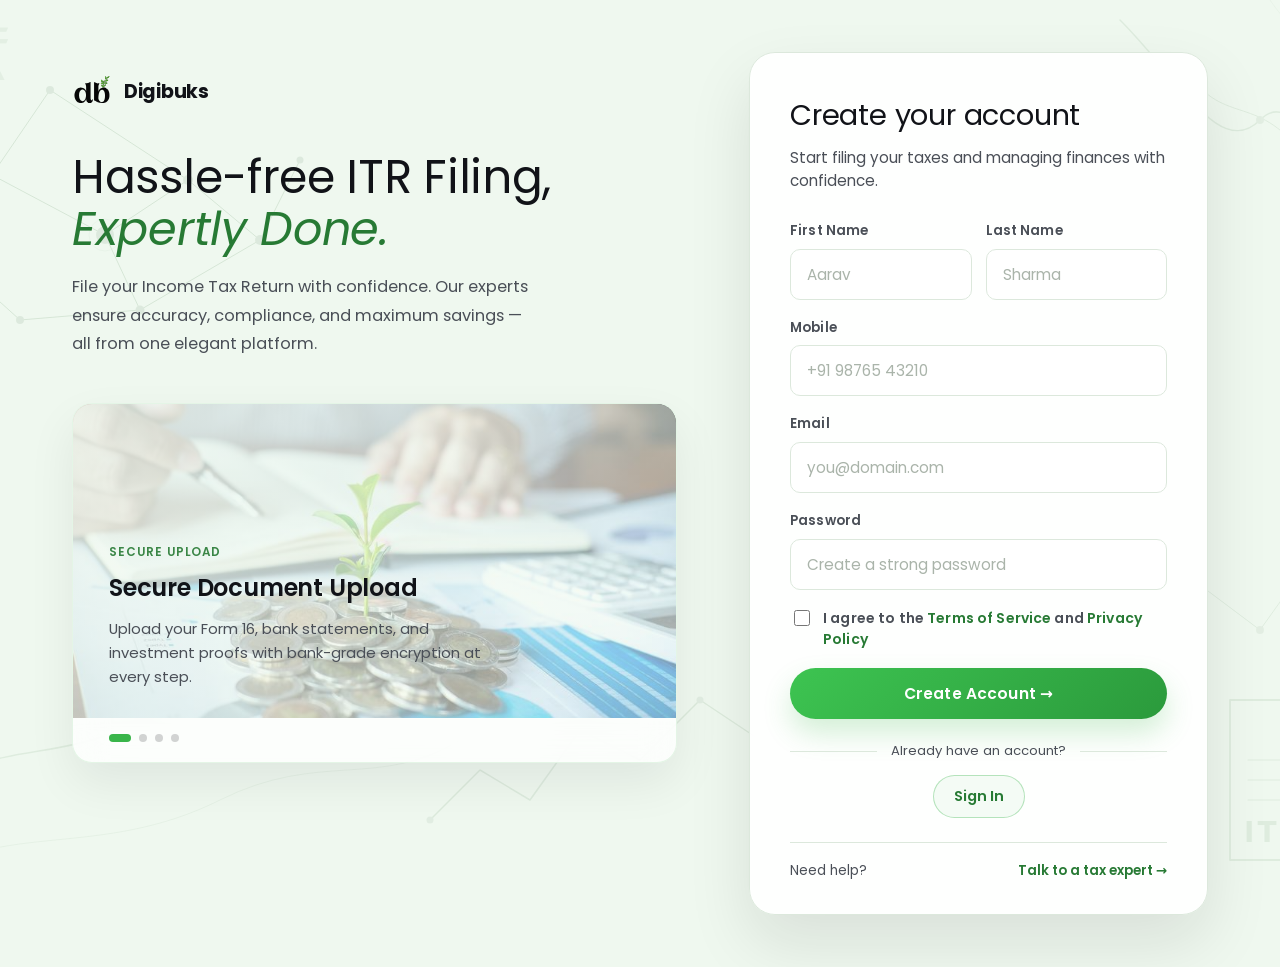
<file: digibuks_v5.html>
<!DOCTYPE html>
<html lang="en">
<head>
  <meta charset="UTF-8" />
  <meta name="viewport" content="width=device-width, initial-scale=1" />
  <title>Digibuks — Secure ITR Filing</title>
  <link rel="preconnect" href="https://fonts.googleapis.com" />
  <link rel="preconnect" href="https://fonts.gstatic.com" crossorigin />
  <link href="https://fonts.googleapis.com/css2?family=Poppins:ital,wght@0,300;0,400;0,500;0,600;0,700;0,800;1,400;1,600&display=swap" rel="stylesheet" />

  <style>
    *, *::before, *::after { box-sizing: border-box; }
    html, body { height: 100%; margin: 0; }

    :root {
      --green:       #39b54a;
      --green-mid:   #2ea140;
      --green-dark:  #277a34;
      --ink:         #111318;
      --ink-muted:   #4a4f57;
      --bg:          #EFF8EF;
      --border:      #dce8dc;
      --card-bg:     rgba(255,255,255,0.92);
      --shadow:      0 28px 64px rgba(17,19,24,0.10);
      --radius-xl:   26px;
      --radius-lg:   20px;
      --radius-md:   14px;
      --radius-sm:   10px;
      --font-body:   "Poppins", system-ui, sans-serif;
      --font-display:"Poppins", system-ui, sans-serif;
    }

    body {
      font-family: var(--font-body);
      color: var(--ink);
      background: var(--bg);
      line-height: 1.55;
      -webkit-font-smoothing: antialiased;
    }

    a { color: inherit; text-decoration: none; }

    /* ══ SVG BACKGROUND ══ */
    .fintech-bg {
      position: fixed;
      inset: 0;
      width: 100%;
      height: 100%;
      z-index: 0;
      pointer-events: none;
      overflow: hidden;
    }

    .fintech-bg svg {
      width: 100%;
      height: 100%;
      display: block;
    }

    /* ══ PAGE WRAPPER ══ */
    .page {
      position: relative;
      z-index: 1;
      min-height: 100vh;
    }

    /* ══ LAYOUT ══ */
    .auth-layout {
      min-height: 100vh;
      display: grid;
      grid-template-columns: 1.15fr 0.85fr;
      gap: 56px;
      padding: 44px 72px;
      align-items: start;
    }

    .auth-left {
      display: flex;
      flex-direction: column;
      justify-content: flex-start;
      padding: 28px 16px 28px 0;
    }

    .auth-right {
      display: flex;
      align-items: center;
      justify-content: center;
      padding: 8px 0;
      position: sticky;
      top: 40px;
    }

    /* ── Branding ── */
    .branding-header {
      display: inline-flex;
      align-items: center;
      gap: 12px;
      margin-bottom: 40px;
    }

    .logo-img {
      width: 40px;
      height: 40px;
      object-fit: contain;
      display: block;
      flex-shrink: 0;
    }

    .brand-name {
      font-weight: 700;
      font-size: 1.2rem;
      letter-spacing: -0.3px;
    }

    /* ── Hero ── */
    .hero-title {
      font-family: var(--font-display);
      font-size: clamp(2.2rem, 3.6vw, 3.5rem);
      font-weight: 400;
      line-height: 1.12;
      margin: 0 0 18px;
      letter-spacing: -0.3px;
      color: var(--ink);
    }

    .hero-title em {
      font-style: italic;
      color: var(--green-dark);
    }

    .hero-subtitle {
      color: var(--ink-muted);
      font-size: 1.02rem;
      max-width: 470px;
      margin: 0 0 44px;
      line-height: 1.75;
    }

    /* ══ FEATURE SLIDER ══ */
    .feature-slider {
      background: rgba(255,255,255,0.78);
      border: 1px solid rgba(57,181,74,0.12);
      border-radius: var(--radius-lg);
      overflow: hidden;
      box-shadow: 0 20px 48px rgba(17,19,24,0.07);
      backdrop-filter: blur(16px);
      min-height: 360px;
      display: flex;
      flex-direction: column;
    }

    .slider-viewport {
      position: relative;
      flex: 1;
      min-height: 280px;
    }

    /* Slide image layer */
    .slide-image {
      position: absolute;
      inset: 0;
      background-size: cover;
      background-position: center;
      opacity: 0;
      transition: opacity 0.65s ease;
      z-index: 0;
    }

    /* Overlay on top of image */
    .slide-image::after {
      content: "";
      position: absolute;
      inset: 0;
      background: linear-gradient(
        135deg,
        rgba(239,248,239,0.88) 0%,
        rgba(239,248,239,0.72) 50%,
        rgba(239,248,239,0.50) 100%
      );
    }

    .slide-image.is-active {
      opacity: 1;
    }

    /* Feature card content */
    .feature-card {
      position: absolute;
      inset: 0;
      z-index: 1;
      opacity: 0;
      transform: translateY(12px);
      transition: opacity 0.55s ease, transform 0.55s ease;
      display: flex;
      flex-direction: column;
      justify-content: flex-end;
      padding: 36px 36px 28px;
    }

    .feature-card.is-active {
      opacity: 1;
      transform: translateY(0);
    }

    .feature-eyebrow {
      font-size: 0.74rem;
      font-weight: 600;
      letter-spacing: 0.08em;
      text-transform: uppercase;
      color: var(--green-dark);
      margin-bottom: 8px;
      opacity: 0.9;
    }

    .feature-title {
      font-family: var(--font-display);
      font-weight: 600;
      font-size: 1.5rem;
      margin: 0 0 10px;
      letter-spacing: -0.2px;
      color: var(--ink);
    }

    .feature-description {
      margin: 0;
      color: var(--ink-muted);
      font-size: 0.925rem;
      line-height: 1.65;
      max-width: 380px;
    }

    /* Nav dots */
    .slider-nav {
      display: flex;
      gap: 8px;
      align-items: center;
      padding: 16px 36px 20px;
      background: transparent;
    }

    .nav-dot {
      width: 8px;
      height: 8px;
      border-radius: 999px;
      border: none;
      background: rgba(17,19,24,0.18);
      cursor: pointer;
      transition: width 0.08s ease, background 0.08s ease;
      padding: 0;
    }

    .nav-dot.is-active { width: 22px; background: var(--green); }

    /* ══ AUTH CARD ══ */
    .auth-card {
      width: min(500px, 100%);
      background: var(--card-bg);
      border: 1px solid var(--border);
      border-radius: var(--radius-xl);
      padding: 40px 40px 32px;
      box-shadow: var(--shadow);
      backdrop-filter: blur(16px);
    }

    .auth-header {
      margin-bottom: 28px;
    }

    .auth-header h2 {
      font-family: var(--font-display);
      font-size: 1.8rem;
      font-weight: 400;
      margin: 0 0 8px;
      letter-spacing: -0.2px;
    }

    .auth-header p {
      margin: 0;
      color: var(--ink-muted);
      font-size: 0.95rem;
    }

    .auth-form { display: grid; gap: 18px; }

    .form-row {
      display: grid;
      grid-template-columns: 1fr 1fr;
      gap: 14px;
    }

    .form-field {
      display: flex;
      flex-direction: column;
      gap: 7px;
    }

    label {
      font-size: 0.84rem;
      font-weight: 600;
      color: var(--ink-muted);
      letter-spacing: 0.01em;
    }

    input[type="text"],
    input[type="email"],
    input[type="tel"],
    input[type="password"] {
      padding: 13px 16px;
      border-radius: var(--radius-sm);
      border: 1px solid var(--border);
      font-size: 0.955rem;
      transition: border 0.2s ease, box-shadow 0.2s ease;
      background: rgba(255,255,255,0.95);
      font-family: var(--font-body);
      color: var(--ink);
      width: 100%;
    }

    input::placeholder { color: #aab4aa; }

    input:focus {
      outline: none;
      border-color: rgba(57,181,74,0.7);
      box-shadow: 0 0 0 3px rgba(57,181,74,0.13);
      background: #fff;
    }

    .checkbox-label {
      display: flex;
      align-items: flex-start;
      gap: 10px;
      font-size: 0.875rem;
      color: var(--ink-muted);
      cursor: pointer;
      line-height: 1.5;
    }

    .checkbox-label input {
      margin-top: 2px;
      flex-shrink: 0;
      accent-color: var(--green);
      width: 16px;
      height: 16px;
    }

    .btn-primary {
      width: 100%;
      padding: 14px 20px;
      border-radius: 999px;
      border: none;
      font-weight: 600;
      font-size: 0.965rem;
      color: #fff;
      background: linear-gradient(135deg, #3dc451, #2b9a3c);
      cursor: pointer;
      transition: transform 0.18s ease, box-shadow 0.18s ease;
      box-shadow: 0 14px 28px rgba(57,181,74,0.22);
      font-family: var(--font-body);
      letter-spacing: 0.01em;
    }

    .btn-primary:hover {
      transform: translateY(-1px);
      box-shadow: 0 18px 36px rgba(57,181,74,0.30);
    }

    .btn-primary:active {
      transform: translateY(0);
    }

    /* ── Divider + Login link ── */
    .signin-section {
      display: flex;
      flex-direction: column;
      align-items: center;
      gap: 14px;
      padding: 4px 0 2px;
    }

    .form-divider {
      width: 100%;
      display: flex;
      align-items: center;
      gap: 14px;
      color: var(--ink-muted);
      font-size: 0.82rem;
    }

    .form-divider::before,
    .form-divider::after {
      content: "";
      flex: 1;
      height: 1px;
      background: var(--border);
    }

    .link-signin {
      display: inline-flex;
      align-items: center;
      gap: 6px;
      color: var(--green-dark);
      font-weight: 600;
      font-size: 0.91rem;
      padding: 9px 20px;
      border-radius: 999px;
      border: 1.5px solid rgba(57,181,74,0.35);
      background: rgba(57,181,74,0.05);
      transition: background 0.18s ease, border-color 0.18s ease;
    }

    .link-signin:hover {
      background: rgba(57,181,74,0.10);
      border-color: rgba(57,181,74,0.55);
    }

    .auth-footer {
      margin-top: 22px;
      padding-top: 18px;
      border-top: 1px solid var(--border);
      display: flex;
      justify-content: space-between;
      align-items: center;
      color: var(--ink-muted);
      font-size: 0.84rem;
    }

    .auth-footer a {
      color: var(--green-dark);
      font-weight: 600;
    }

    /* ══ RESPONSIVE ══ */
    @media (max-width: 1100px) {
      .auth-layout {
        grid-template-columns: 1fr;
        padding: 36px 40px;
        gap: 36px;
      }
      .auth-left { order: 2; padding: 0; }
      .auth-right { order: 1; position: static; justify-content: flex-start; }
      .auth-card { width: 100%; max-width: 520px; }
    }

    @media (max-width: 640px) {
      .auth-layout { padding: 24px 20px 40px; gap: 28px; }
      .form-row { grid-template-columns: 1fr; }
      .auth-card { padding: 28px 24px; border-radius: 22px; }
      .auth-footer { flex-direction: column; gap: 8px; align-items: flex-start; }
      .feature-card { padding: 24px 24px 20px; }
      .slider-nav { padding: 14px 24px 18px; }
    }
  
/* === AUTH TOGGLE ENHANCEMENTS === */
.auth-form-container{min-height:520px;position:relative}
.auth-panel{transition:all .35s ease}
.auth-panel.hidden{opacity:0;transform:translateY(10px);pointer-events:none;position:absolute;inset:0}
.auth-links-row{display:flex;justify-content:space-between;align-items:center;font-size:.88rem}
.forgot-link,.toggle-auth{color:var(--green-dark);font-weight:600}
.contact-section{padding:40px 72px 80px}
.contact-header{text-align:center;max-width:760px;margin:0 auto 40px}
.contact-grid{display:grid;grid-template-columns:1fr 1fr;gap:32px}
.glass-card{background:var(--card-bg);border:1px solid var(--border);border-radius:var(--radius-xl);padding:32px;box-shadow:var(--shadow);backdrop-filter:blur(16px)}
.contact-form{display:grid;gap:16px}
textarea{min-height:140px;padding:13px 16px;border-radius:var(--radius-sm);border:1px solid var(--border);font-family:var(--font-body)}
.validation-error{font-size:.8rem;color:#c0392b;display:none}
.success-state{display:none;text-align:center;padding:40px 20px}
.contact-link:hover{transform:translateY(-2px)}
@media(max-width:900px){.contact-section{padding:30px 20px 60px}.contact-grid{grid-template-columns:1fr}}

</style>
</head>
<body>

  <!-- SVG Background -->
  <div class="fintech-bg" aria-hidden="true">
    <svg xmlns="http://www.w3.org/2000/svg" viewBox="0 0 1440 900" preserveAspectRatio="xMidYMid slice" fill="none">
      <rect width="1440" height="900" fill="#EFF8EF"/>

      <!-- TOP-LEFT network graph — reduced opacity -->
      <g opacity="0.22" stroke="#7fa880" stroke-linecap="round" stroke-linejoin="round">
        <line x1="72" y1="175" x2="185" y2="235" stroke-width="1"/>
        <line x1="185" y1="235" x2="268" y2="180" stroke-width="1"/>
        <line x1="72" y1="175" x2="130" y2="90" stroke-width="1"/>
        <line x1="130" y1="90" x2="268" y2="180" stroke-width="1"/>
        <line x1="185" y1="235" x2="220" y2="310" stroke-width="1"/>
        <line x1="268" y1="180" x2="340" y2="240" stroke-width="1"/>
        <line x1="220" y1="310" x2="340" y2="240" stroke-width="1"/>
        <line x1="340" y1="240" x2="380" y2="160" stroke-width="1"/>
        <line x1="72" y1="175" x2="28" y2="255" stroke-width="1"/>
        <line x1="28" y1="255" x2="100" y2="320" stroke-width="1"/>
        <line x1="100" y1="320" x2="220" y2="310" stroke-width="1"/>
        <circle cx="185" cy="235" r="16" stroke-width="1" fill="none" opacity="0.28"/>
        <circle cx="185" cy="235" r="9" fill="#9eb8a0" stroke="none"/>
        <circle cx="72" cy="175" r="5" fill="#9eb8a0" stroke="none"/>
        <circle cx="130" cy="90" r="4" fill="#9eb8a0" stroke="none"/>
        <circle cx="268" cy="180" r="5" fill="#9eb8a0" stroke="none"/>
        <circle cx="220" cy="310" r="4.5" fill="#9eb8a0" stroke="none"/>
        <circle cx="340" cy="240" r="5" fill="#9eb8a0" stroke="none"/>
        <circle cx="380" cy="160" r="3.5" fill="#9eb8a0" stroke="none"/>
        <circle cx="28" cy="255" r="4" fill="#9eb8a0" stroke="none"/>
        <circle cx="100" cy="320" r="4" fill="#9eb8a0" stroke="none"/>
      </g>

      <text x="46" y="80" font-family="system-ui,sans-serif" font-size="72" font-weight="300" fill="#7fa880" opacity="0.10">₹</text>

      <!-- TOP-RIGHT waves -->
      <g opacity="0.15" stroke="#7fa880" stroke-linecap="round" fill="none">
        <path d="M1200,20 C1260,80 1300,160 1340,120 C1380,80 1400,200 1440,180" stroke-width="1.5"/>
        <path d="M1260,60 C1300,130 1330,90 1380,150 C1410,190 1430,240 1440,260" stroke-width="1"/>
        <path d="M1350,0 C1390,60 1420,30 1440,80" stroke-width="0.8" opacity="0.5"/>
        <circle cx="1260" cy="60" r="4" fill="#9eb8a0" stroke="none"/>
        <circle cx="1340" cy="120" r="4" fill="#9eb8a0" stroke="none"/>
        <circle cx="1380" cy="150" r="3" fill="#9eb8a0" stroke="none"/>
      </g>
      <text x="1390" y="68" font-family="system-ui,sans-serif" font-size="44" font-weight="300" fill="#7fa880" opacity="0.07">₹</text>

      <!-- BOTTOM-LEFT arcs -->
      <g opacity="0.14" stroke="#7fa880" stroke-linecap="round" fill="none">
        <path d="M-20,820 C60,720 160,780 240,700 C320,620 360,660 440,580" stroke-width="1.5"/>
        <path d="M0,880 C80,820 180,860 300,800 C400,750 460,790 540,740" stroke-width="1" opacity="0.6"/>
        <circle cx="240" cy="700" r="4" fill="#9eb8a0" stroke="none"/>
        <circle cx="440" cy="580" r="3.5" fill="#9eb8a0" stroke="none"/>
      </g>

      <!-- BOTTOM chart -->
      <g opacity="0.16" stroke="#7fa880" stroke-linecap="round" stroke-linejoin="round" fill="none">
        <polyline points="510,820 560,770 610,800 660,730 720,760 780,700 840,740 900,670" stroke-width="1.5"/>
        <circle cx="510" cy="820" r="3.5" fill="#9eb8a0" stroke="none"/>
        <circle cx="660" cy="730" r="3.5" fill="#9eb8a0" stroke="none"/>
        <circle cx="780" cy="700" r="3.5" fill="#9eb8a0" stroke="none"/>
        <circle cx="900" cy="670" r="3.5" fill="#9eb8a0" stroke="none"/>
      </g>

      <text x="596" y="670" font-family="system-ui,sans-serif" font-size="60" font-weight="300" fill="#7fa880" opacity="0.10">$</text>
      <text x="1010" y="700" font-family="system-ui,sans-serif" font-size="70" font-weight="300" fill="#7fa880" opacity="0.10">₹</text>

      <!-- ITR document -->
      <g transform="translate(1310,700)" opacity="0.14">
        <path d="M0,0 L90,0 L120,32 L120,160 L0,160 Z" fill="none" stroke="#7fa880" stroke-width="1.8" stroke-linejoin="round"/>
        <path d="M90,0 L90,32 L120,32" fill="none" stroke="#7fa880" stroke-width="1.8" stroke-linejoin="round"/>
        <line x1="18" y1="60" x2="90" y2="60" stroke="#7fa880" stroke-width="1.2" stroke-linecap="round"/>
        <line x1="18" y1="80" x2="102" y2="80" stroke="#7fa880" stroke-width="1.2" stroke-linecap="round"/>
        <line x1="18" y1="100" x2="80" y2="100" stroke="#7fa880" stroke-width="1.2" stroke-linecap="round"/>
        <text x="14" y="142" font-family="system-ui,sans-serif" font-size="28" font-weight="700" fill="#7fa880" letter-spacing="3">ITR</text>
      </g>

      <!-- BOTTOM-RIGHT network -->
      <g opacity="0.14" stroke="#7fa880" stroke-linecap="round" fill="none">
        <line x1="1100" y1="560" x2="1180" y2="620" stroke-width="1"/>
        <line x1="1180" y1="620" x2="1260" y2="570" stroke-width="1"/>
        <line x1="1260" y1="570" x2="1340" y2="630" stroke-width="1"/>
        <line x1="1340" y1="630" x2="1390" y2="560" stroke-width="1"/>
        <circle cx="1100" cy="560" r="3.5" fill="#9eb8a0" stroke="none"/>
        <circle cx="1180" cy="620" r="4" fill="#9eb8a0" stroke="none"/>
        <circle cx="1260" cy="570" r="3.5" fill="#9eb8a0" stroke="none"/>
        <circle cx="1340" cy="630" r="4" fill="#9eb8a0" stroke="none"/>
        <circle cx="1390" cy="560" r="3" fill="#9eb8a0" stroke="none"/>
      </g>
    </svg>
  </div>
  <!-- end background -->

  <div class="page">
    <main class="auth-layout">

      <!-- Left panel -->
      <section class="auth-left" aria-label="Digibuks branding and features">
        <div class="branding-header">
          <img src="[data-uri]" alt="Digibuks logo" class="logo-img" />
          <span class="brand-name">Digibuks</span>
        </div>

        <h1 class="hero-title">Hassle-free ITR Filing,<br><em>Expertly Done.</em></h1>
        <p class="hero-subtitle">
          File your Income Tax Return with confidence. Our experts ensure accuracy, compliance, and maximum savings — all from one elegant platform.
        </p>

        <!-- Feature slider with image backgrounds -->
        <div class="feature-slider" aria-label="Digibuks features">
          <div class="slider-viewport" data-slider>

            <!-- Image layers -->
            <div class="slide-image is-active" data-img-slide="0" style="background-image: url('[data-uri]')"></div>
            <div class="slide-image" data-img-slide="1" style="background-image: url('[data-uri]')"></div>
            <div class="slide-image" data-img-slide="2" style="background-image: url('[data-uri]')"></div>
            <div class="slide-image" data-img-slide="3" style="background-image: url('[data-uri]')"></div>

            <!-- Content cards -->
            <article class="feature-card is-active" data-slide>
              <p class="feature-eyebrow">Secure Upload</p>
              <h3 class="feature-title">Secure Document Upload</h3>
              <p class="feature-description">Upload your Form 16, bank statements, and investment proofs with bank-grade encryption at every step.</p>
            </article>
            <article class="feature-card" data-slide>
              <p class="feature-eyebrow">Tax Savings</p>
              <h3 class="feature-title">Maximize Your Deductions</h3>
              <p class="feature-description">Smart computation and ITR-4 SUGAM filing ensures every eligible deduction is applied to your profile.</p>
            </article>
            <article class="feature-card" data-slide>
              <p class="feature-eyebrow">Expert Support</p>
              <h3 class="feature-title">CA-Backed Expert Support</h3>
              <p class="feature-description">Our tax professionals guide you at every step — salary, business, capital gains, or freelance income.</p>
            </article>
            <article class="feature-card" data-slide>
              <p class="feature-eyebrow">Fast Filing</p>
              <h3 class="feature-title">Quick &amp; Automated Filing</h3>
              <p class="feature-description">Upload once and let our automated workflows process your ITR with minimal effort and fast turnaround.</p>
            </article>
          </div>

          <div class="slider-nav">
            <button class="nav-dot is-active" type="button" data-index="0" aria-label="Slide 1"></button>
            <button class="nav-dot" type="button" data-index="1" aria-label="Slide 2"></button>
            <button class="nav-dot" type="button" data-index="2" aria-label="Slide 3"></button>
            <button class="nav-dot" type="button" data-index="3" aria-label="Slide 4"></button>
          </div>
        </div>
      </section>

      <!-- Right panel: Auth card -->
      <section class="auth-right" aria-labelledby="auth-heading">
        <div class="auth-card">
          <div class="auth-header">
            <h2 id="auth-heading">Create your account</h2>
            <p id="auth-subheading">Start filing your taxes and managing finances with confidence.</p>
          </div>
          <div class="auth-form-container">
          <form id="signupForm" class="auth-form auth-panel" onsubmit="return false">
            <div class="form-row">
              <div class="form-field">
                <label for="first-name">First Name</label>
                <input id="first-name" type="text" name="first-name" autocomplete="given-name" placeholder="Aarav" required />
              </div>
              <div class="form-field">
                <label for="last-name">Last Name</label>
                <input id="last-name" type="text" name="last-name" autocomplete="family-name" placeholder="Sharma" required />
              </div>
            </div>
            <div class="form-field">
              <label for="mobile">Mobile</label>
              <input id="mobile" type="tel" name="mobile" autocomplete="tel" placeholder="+91 98765 43210" required />
            </div>
            <div class="form-field">
              <label for="email">Email</label>
              <input id="email" type="email" name="email" autocomplete="email" placeholder="you@domain.com" required />
            </div>
            <div class="form-field">
              <label for="password">Password</label>
              <input id="password" type="password" name="password" autocomplete="new-password" placeholder="Create a strong password" required />
            </div>
            <label class="checkbox-label">
              <input type="checkbox" name="terms" required />
              <span>I agree to the <a href="#" style="color:var(--green-dark);font-weight:600;">Terms of Service</a> and <a href="#" style="color:var(--green-dark);font-weight:600;">Privacy Policy</a></span>
            </label>
            <button class="btn-primary" type="submit">Create Account &rarr;</button>

            <div class="signin-section"><div class="form-divider">Already have an account?</div><a class="link-signin toggle-auth" href="#">Sign In</a></div></form>
<form id="signinForm" class="auth-form auth-panel hidden" onsubmit="return false">
<div class="form-field">
<label for="signin-mobile">Mobile Number</label>
<input id="signin-mobile" type="tel" placeholder="+91 98765 43210" maxlength="10" required>
</div>

<button class="btn-primary" type="button" id="sendOtpBtn">Send OTP →</button>

<div id="otpSection" style="display:none;">
<div class="form-field">
<label for="otp">Enter OTP</label>
<input id="otp" type="text" maxlength="6" placeholder="6-digit OTP">
</div>
<button class="btn-primary" type="submit">Verify & Sign In →</button>
</div>

<div class="signin-section">
<div class="form-divider">New to Digibuks?</div>
<a class="link-signin toggle-auth" href="#">Create Account</a>
</div>
</form></div>

          <div class="auth-footer">
            <span>Need help?</span>
            <a href="contact.html">Talk to a tax expert &rarr;</a>
          </div>
        </div>
      </section>

    
</main>
</div>

  <script>
    (() => {
      const slides    = Array.from(document.querySelectorAll("[data-slide]"));
      const imgSlides = Array.from(document.querySelectorAll("[data-img-slide]"));
      const dots      = Array.from(document.querySelectorAll("[data-index]"));
      const slider    = document.querySelector("[data-slider]");
      if (!slides.length) return;

      let idx = 0, timer = null;

      const go = n => {
        idx = (n + slides.length) % slides.length;
        slides.forEach((s, i) => s.classList.toggle("is-active", i === idx));
        imgSlides.forEach((s, i) => s.classList.toggle("is-active", i === idx));
        dots.forEach((d, i) => d.classList.toggle("is-active", i === idx));
      };

      const play = () => { stop(); timer = setInterval(() => go(idx + 1), 4800); };
      const stop = () => { clearInterval(timer); timer = null; };

      dots.forEach(d => d.addEventListener("click", () => { go(+d.dataset.index); play(); }));
      slider?.addEventListener("mouseenter", stop);
      slider?.addEventListener("mouseleave", play);

      go(0); play();
    })();
  
const signup=document.getElementById('signupForm');
const signin=document.getElementById('signinForm');
const heading=document.getElementById('auth-heading');
const sub=document.getElementById('auth-subheading');
document.querySelectorAll('.toggle-auth').forEach(el=>el.addEventListener('click',e=>{
e.preventDefault();
const login=signin.classList.contains('hidden');
signup.classList.toggle('hidden',login);
signin.classList.toggle('hidden',!login);
heading.textContent=login?'Welcome back':'Create your account';
sub.textContent=login?'Sign in to access your Digibuks dashboard and continue managing your finances.':'Start filing your taxes and managing finances with confidence.';
}));
document.getElementById('contactForm')?.addEventListener('submit',function(e){
e.preventDefault();
const btn=this.querySelector('button');
btn.disabled=true; btn.textContent='Submitting...';
setTimeout(()=>{this.style.display='none';document.getElementById('successState').style.display='block';},1200);
});

</script>
</body>
</html>
</file>
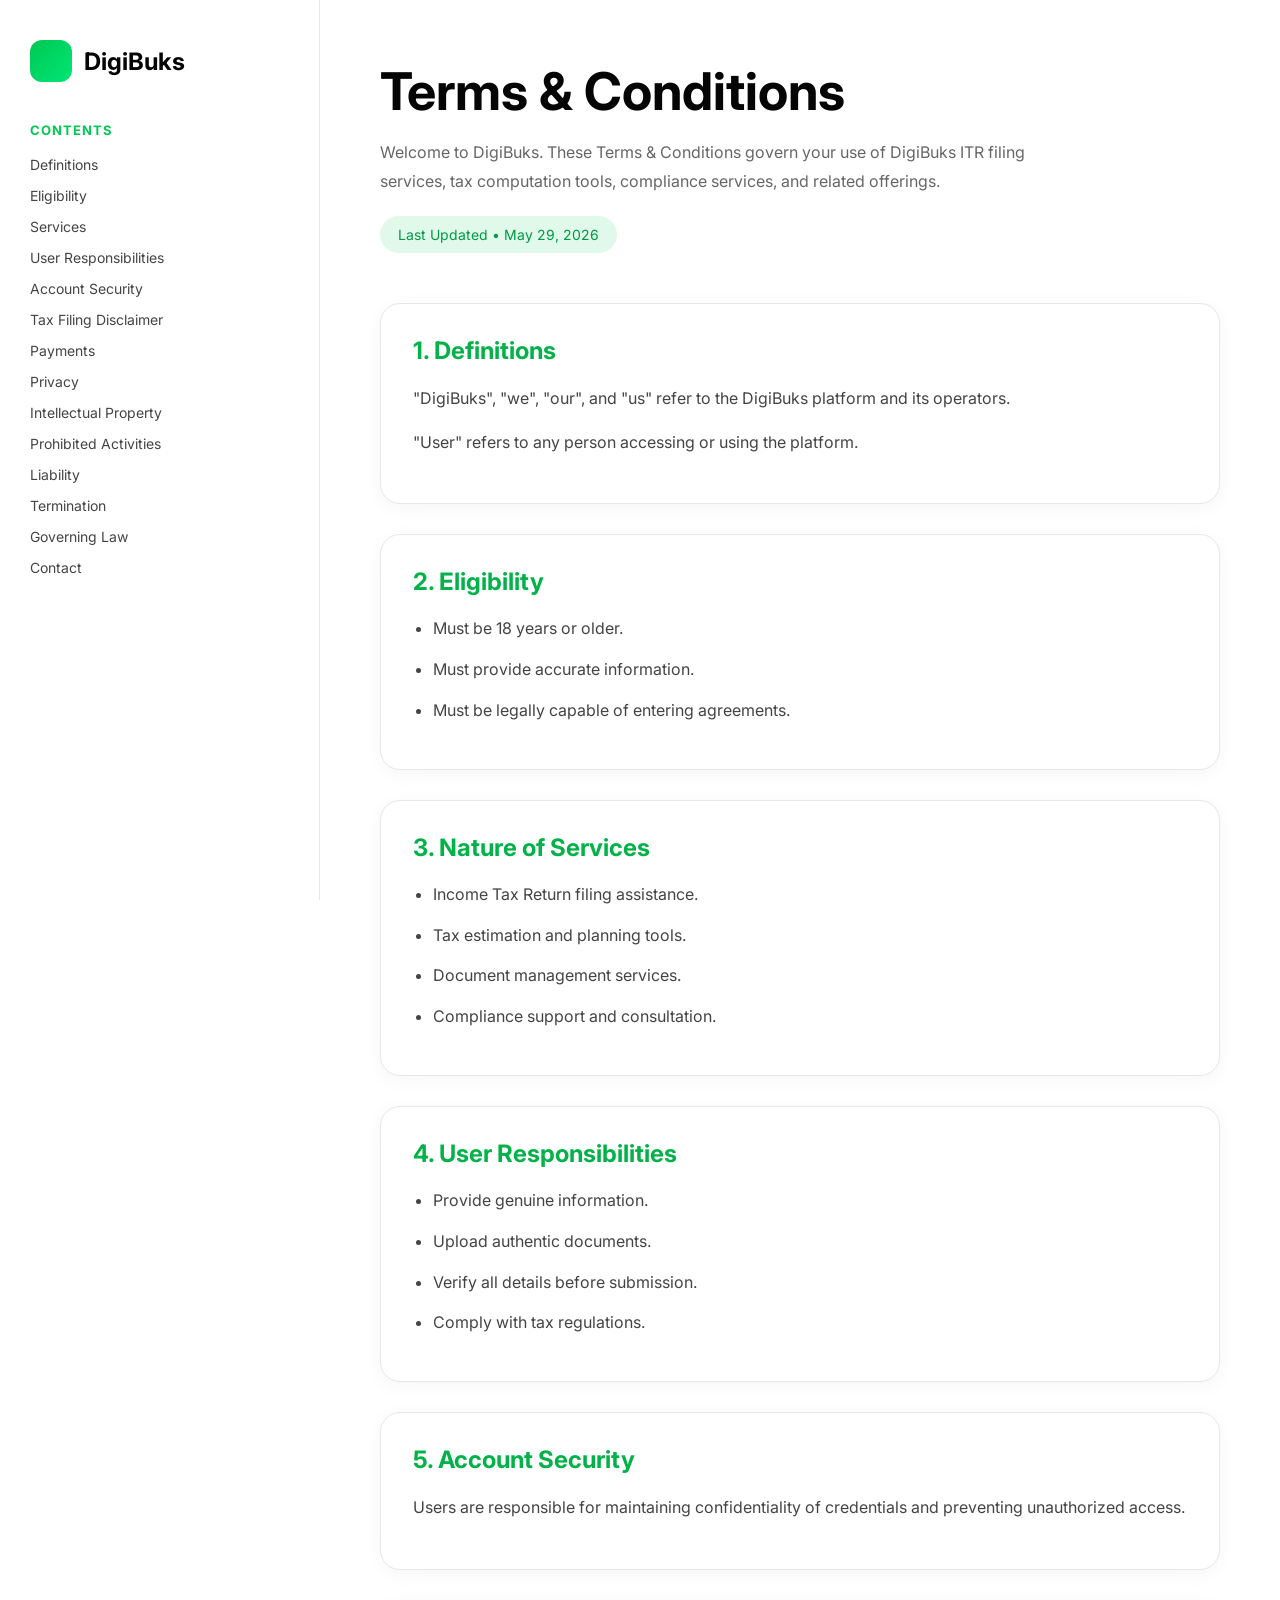
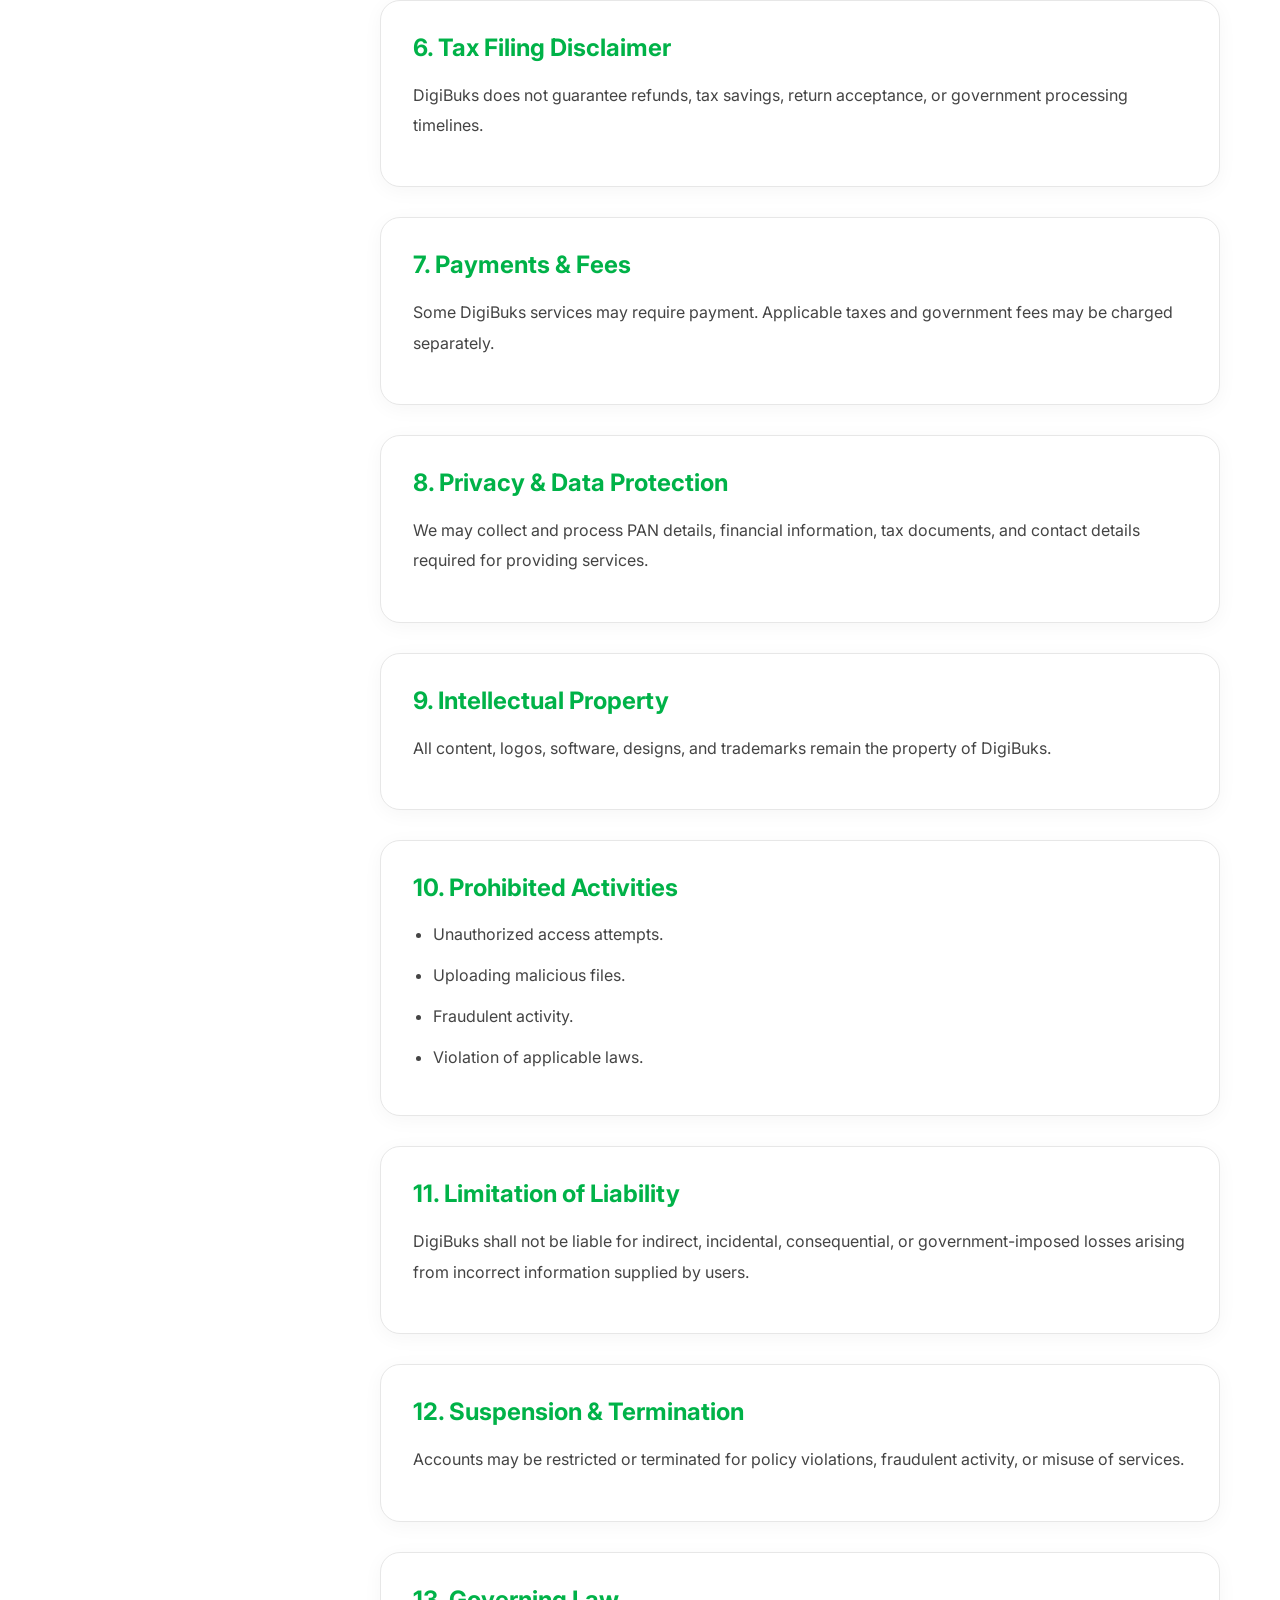
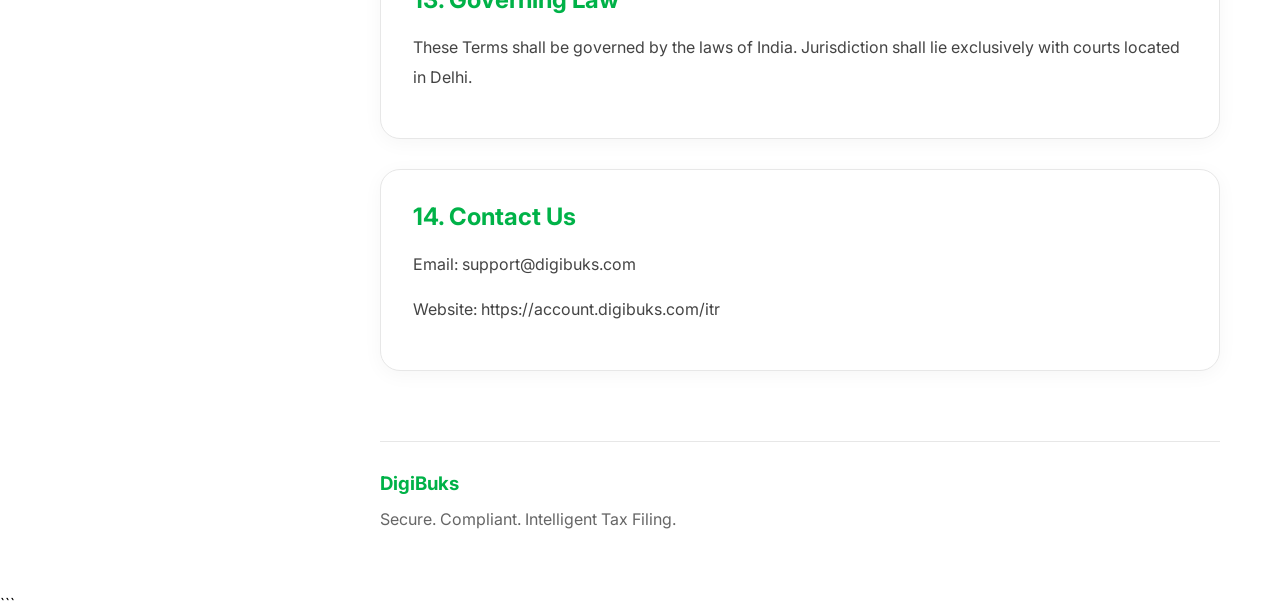
<file: terms&conditions.html>
<!DOCTYPE html>
<html lang="en">
<head>
<meta charset="UTF-8">
<meta name="viewport" content="width=device-width, initial-scale=1.0">

<title>DigiBuks - Terms & Conditions</title>

<link href="https://fonts.googleapis.com/css2?family=Inter:wght@300;400;500;600;700&display=swap" rel="stylesheet">

<style>

:root{
    --green:#00c853;
    --green-light:#00e676;
    --black:#050505;
    --card:#ffffff;
    --border:#e7e7e7;
    --white:#ffffff;
    --gray:#666666;
}

*{
    margin:0;
    padding:0;
    box-sizing:border-box;
    font-family:'Inter',sans-serif;
}

html{
    scroll-behavior:smooth;
}

body{
    background:#ffffff;
    color:#050505;
}

.wrapper{
    display:flex;
    min-height:100vh;
}

/* SIDEBAR */

.sidebar{
    width:320px;
    position:sticky;
    top:0;
    height:100vh;
    padding:40px 30px;
    border-right:1px solid var(--border);
    background:#ffffff;
}

.logo{
    display:flex;
    align-items:center;
    gap:12px;
    margin-bottom:40px;
}

.logo-icon{
    width:42px;
    height:42px;
    border-radius:12px;
    background:linear-gradient(
        135deg,
        var(--green),
        var(--green-light)
    );
}

.logo h2{
    font-size:24px;
    font-weight:700;
    color:#050505;
}

.sidebar h4{
    color:var(--green);
    margin-bottom:18px;
    text-transform:uppercase;
    font-size:13px;
    letter-spacing:1px;
}

.sidebar a{
    display:block;
    color:#444444;
    text-decoration:none;
    margin-bottom:14px;
    font-size:14px;
    transition:.3s;
}

.sidebar a:hover{
    color:var(--green);
    transform:translateX(5px);
}

/* CONTENT */

.content{
    flex:1;
    padding:60px;
}

.hero{
    margin-bottom:50px;
}

.hero h1{
    font-size:52px;
    margin-bottom:15px;
    color:#050505;
}

.hero p{
    color:#666666;
    max-width:700px;
    line-height:1.8;
}

.updated{
    display:inline-block;
    margin-top:20px;
    background:rgba(0,200,83,.12);
    color:#009944;
    padding:10px 18px;
    border-radius:999px;
    font-size:14px;
}

/* CARDS */

.section{
    margin-bottom:30px;
}

.card{
    background:#ffffff;
    border:1px solid #e7e7e7;
    border-radius:20px;
    padding:32px;
    box-shadow:0 4px 20px rgba(0,0,0,0.04);
}

.card h2{
    color:#00b248;
    margin-bottom:18px;
}

.card p{
    color:#444444;
    line-height:1.9;
    margin-bottom:14px;
}

.card ul{
    padding-left:20px;
}

.card li{
    margin-bottom:12px;
    color:#444444;
    line-height:1.8;
}

/* FOOTER */

.footer{
    margin-top:70px;
    border-top:1px solid #e7e7e7;
    padding-top:30px;
}

.footer h3{
    color:#00b248;
    margin-bottom:10px;
}

.footer p{
    color:#666666;
    line-height:1.8;
}

@media(max-width:1000px){

.wrapper{
    flex-direction:column;
}

.sidebar{
    width:100%;
    position:relative;
    height:auto;
    border-right:none;
    border-bottom:1px solid var(--border);
}

.content{
    padding:30px;
}

.hero h1{
    font-size:38px;
}

}

</style>
</head>

<body>

<div class="wrapper">

<!-- SIDEBAR -->

<div class="sidebar">

<div class="logo">
<div class="logo-icon"></div>
<h2>DigiBuks</h2>
</div>

<h4>Contents</h4>

<a href="#definitions">Definitions</a>
<a href="#eligibility">Eligibility</a>
<a href="#services">Services</a>
<a href="#responsibilities">User Responsibilities</a>
<a href="#security">Account Security</a>
<a href="#filing">Tax Filing Disclaimer</a>
<a href="#payments">Payments</a>
<a href="#privacy">Privacy</a>
<a href="#ip">Intellectual Property</a>
<a href="#prohibited">Prohibited Activities</a>
<a href="#liability">Liability</a>
<a href="#termination">Termination</a>
<a href="#law">Governing Law</a>
<a href="#contact">Contact</a>

</div>

<!-- CONTENT -->

<div class="content">

<div class="hero">
<h1>Terms & Conditions</h1>

<p>
Welcome to DigiBuks. These Terms & Conditions govern your use
of DigiBuks ITR filing services, tax computation tools,
compliance services, and related offerings.
</p>

<div class="updated">
Last Updated • May 29, 2026
</div>
</div>

<div class="section" id="definitions">
<div class="card">
<h2>1. Definitions</h2>
<p>
"DigiBuks", "we", "our", and "us" refer to the DigiBuks
platform and its operators.
</p>
<p>
"User" refers to any person accessing or using the platform.
</p>
</div>
</div>

<div class="section" id="eligibility">
<div class="card">
<h2>2. Eligibility</h2>
<ul>
<li>Must be 18 years or older.</li>
<li>Must provide accurate information.</li>
<li>Must be legally capable of entering agreements.</li>
</ul>
</div>
</div>

<div class="section" id="services">
<div class="card">
<h2>3. Nature of Services</h2>
<ul>
<li>Income Tax Return filing assistance.</li>
<li>Tax estimation and planning tools.</li>
<li>Document management services.</li>
<li>Compliance support and consultation.</li>
</ul>
</div>
</div>

<div class="section" id="responsibilities">
<div class="card">
<h2>4. User Responsibilities</h2>
<ul>
<li>Provide genuine information.</li>
<li>Upload authentic documents.</li>
<li>Verify all details before submission.</li>
<li>Comply with tax regulations.</li>
</ul>
</div>
</div>

<div class="section" id="security">
<div class="card">
<h2>5. Account Security</h2>
<p>
Users are responsible for maintaining confidentiality of
credentials and preventing unauthorized access.
</p>
</div>
</div>

<div class="section" id="filing">
<div class="card">
<h2>6. Tax Filing Disclaimer</h2>
<p>
DigiBuks does not guarantee refunds, tax savings, return
acceptance, or government processing timelines.
</p>
</div>
</div>

<div class="section" id="payments">
<div class="card">
<h2>7. Payments & Fees</h2>
<p>
Some DigiBuks services may require payment.
Applicable taxes and government fees may be charged separately.
</p>
</div>
</div>

<div class="section" id="privacy">
<div class="card">
<h2>8. Privacy & Data Protection</h2>
<p>
We may collect and process PAN details,
financial information, tax documents,
and contact details required for providing services.
</p>
</div>
</div>

<div class="section" id="ip">
<div class="card">
<h2>9. Intellectual Property</h2>
<p>
All content, logos, software, designs,
and trademarks remain the property of DigiBuks.
</p>
</div>
</div>

<div class="section" id="prohibited">
<div class="card">
<h2>10. Prohibited Activities</h2>
<ul>
<li>Unauthorized access attempts.</li>
<li>Uploading malicious files.</li>
<li>Fraudulent activity.</li>
<li>Violation of applicable laws.</li>
</ul>
</div>
</div>

<div class="section" id="liability">
<div class="card">
<h2>11. Limitation of Liability</h2>
<p>
DigiBuks shall not be liable for indirect,
incidental, consequential, or government-imposed losses arising
from incorrect information supplied by users.
</p>
</div>
</div>

<div class="section" id="termination">
<div class="card">
<h2>12. Suspension & Termination</h2>
<p>
Accounts may be restricted or terminated for policy violations,
fraudulent activity, or misuse of services.
</p>
</div>
</div>

<div class="section" id="law">
<div class="card">
<h2>13. Governing Law</h2>
<p>
These Terms shall be governed by the laws of India.
Jurisdiction shall lie exclusively with courts located in Delhi.
</p>
</div>
</div>

<div class="section" id="contact">
<div class="card">
<h2>14. Contact Us</h2>

<p>
Email: support@digibuks.com
</p>

<p>
Website: https://account.digibuks.com/itr
</p>

</div>
</div>

<div class="footer">
<h3>DigiBuks</h3>
<p>
Secure. Compliant. Intelligent Tax Filing.
</p>
</div>

</div>

</div>

</body>
</html>
```
</file>
